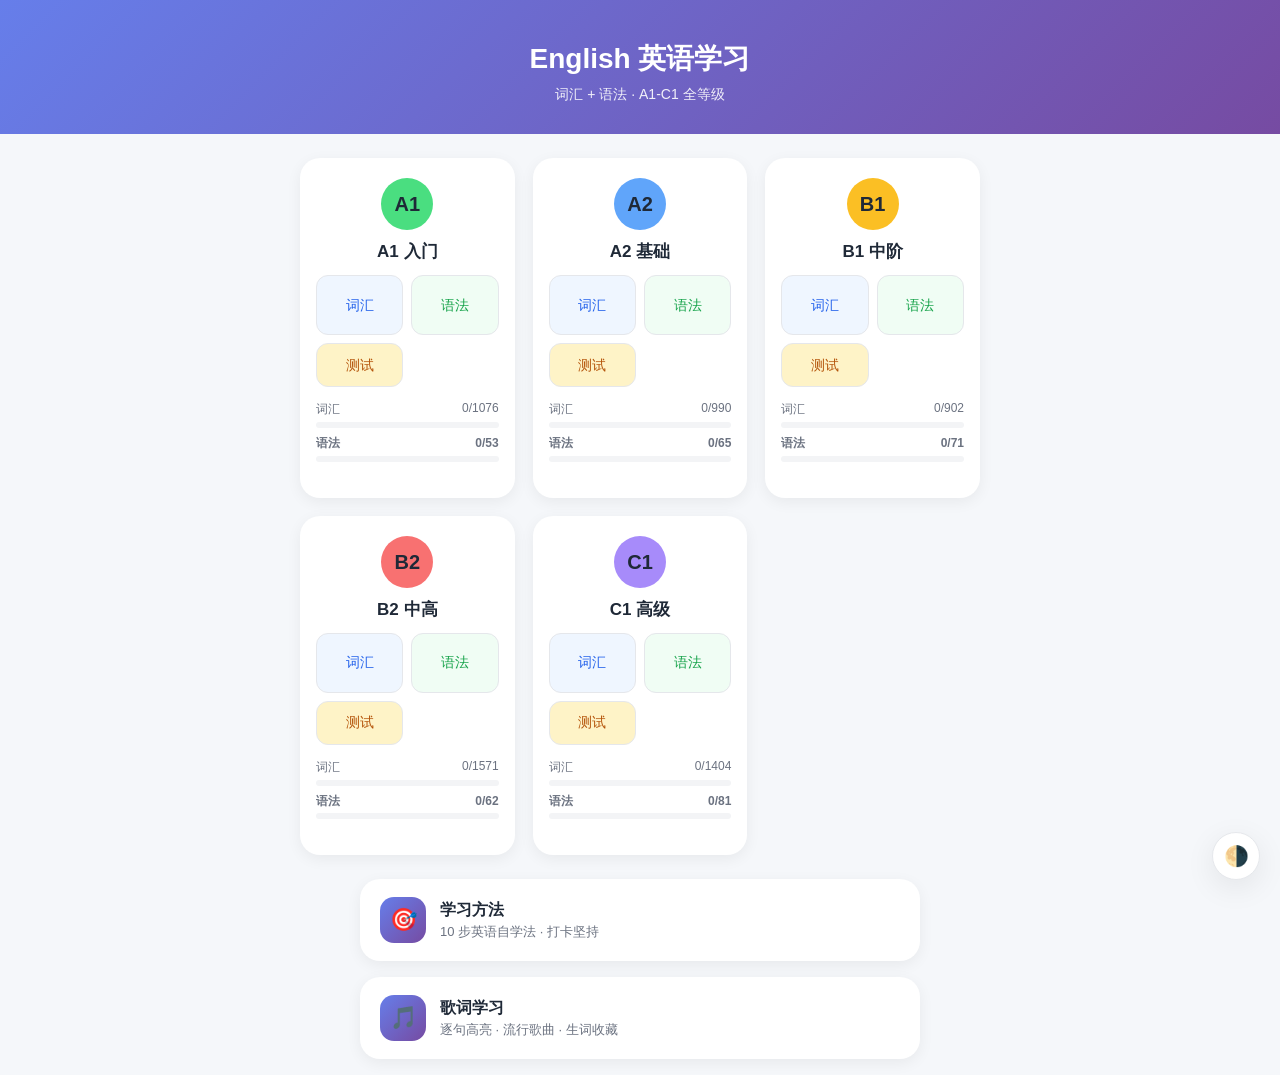
<file: index.html>
<!DOCTYPE html>
<html lang="zh-CN">
<head>
    <meta charset="UTF-8">
    <meta name="viewport" content="width=device-width, initial-scale=1.0, maximum-scale=1.0, user-scalable=no">
    <meta name="description" content="English 英语学习应用，支持 A1-C1 词汇、语法学习与测试">
    <meta name="theme-color" content="#667eea" media="(prefers-color-scheme: light)">
    <meta name="theme-color" content="#0b1120" media="(prefers-color-scheme: dark)">
    <meta name="apple-mobile-web-app-capable" content="yes">
    <meta name="apple-mobile-web-app-status-bar-style" content="default">
    <meta name="apple-mobile-web-app-title" content="English学习">
    <meta property="og:title" content="English 英语学习">
    <meta property="og:description" content="词汇 + 语法 · A1-C1 全等级">
    <meta property="og:type" content="website">
    <title>English 英语学习</title>
    <link rel="manifest" href="site.webmanifest">
    <link rel="apple-touch-icon" href="icons/icon-192x192.png">
    <link rel="icon" type="image/png" href="icons/icon-96x96.png">
    <link rel="stylesheet" href="css/common.css?v=5">
    <style>
        .header { padding: 40px 20px 30px; }
        .loading-msg { text-align: center; padding: 40px 20px; color: var(--text-secondary); }
        .loading-msg.error { color: var(--danger); }
        .tool-card { max-width: 600px; margin: 0 auto 16px; padding: 0 20px; }
        .tool-card a {
            display: flex; align-items: center; gap: 14px;
            background: var(--surface);
            border-radius: 20px;
            padding: 18px 20px;
            box-shadow: var(--shadow);
            text-decoration: none;
            transition: transform 0.15s, background-color 0.25s, box-shadow 0.25s;
        }
        .tool-card a:active { transform: scale(0.99); }
        .tool-icon { width: 46px; height: 46px; border-radius: 14px; background: var(--primary-grad); color: white; display: flex; align-items: center; justify-content: center; font-size: 22px; flex-shrink: 0; }
        .tool-title { font-size: 16px; font-weight: bold; color: var(--text); margin-bottom: 2px; }
        .tool-desc { font-size: 13px; color: var(--text-secondary); }
    </style>
</head>
<body>
    <div class="header">
        <h1>English 英语学习</h1>
        <p>词汇 + 语法 · A1-C1 全等级</p>
    </div>
    <div class="levels" id="levels">
        <div class="loading-msg" id="loadingMsg">加载中...</div>
    </div>
    <div class="tool-card">
        <a href="methods.html">
            <div class="tool-icon">🎯</div>
            <div>
                <div class="tool-title">学习方法</div>
                <div class="tool-desc">10 步英语自学法 · 打卡坚持</div>
            </div>
        </a>
    </div>
    <div class="tool-card">
        <a href="lyrics.html">
            <div class="tool-icon">🎵</div>
            <div>
                <div class="tool-title">歌词学习</div>
                <div class="tool-desc">逐句高亮 · 流行歌曲 · 生词收藏</div>
            </div>
        </a>
    </div>

    <script src="js/common.js"></script>
    <script>
        const levels = [
            { id: 'A1', name: 'A1 入门', colorClass: 'a1' },
            { id: 'A2', name: 'A2 基础', colorClass: 'a2' },
            { id: 'B1', name: 'B1 中阶', colorClass: 'b1' },
            { id: 'B2', name: 'B2 中高', colorClass: 'b2' },
            { id: 'C1', name: 'C1 高级', colorClass: 'c1' }
        ];

        function getProgress(level, kind) {
            const key = kind === 'words' ? `english_progress_${level}` : `english_grammar_progress_${level}`;
            const known = JSON.parse(localStorage.getItem(key) || '[]');
            return known.length;
        }

        function progressBarHTML(done, total, label, kind) {
            const pct = total > 0 ? Math.round((done / total) * 100) : 0;
            const safePct = Math.min(100, Math.max(0, pct));
            return `
                <div class="progress-item ${kind}">
                    <div class="progress-label">
                        <span>${label}</span>
                        <span>${done}/${total}</span>
                    </div>
                    <div class="progress-bar" aria-label="${label} 学习进度 ${safePct}%">
                        <div class="fill" style="width: ${safePct}%;"></div>
                    </div>
                </div>
            `;
        }

        async function render() {
            const container = document.getElementById('levels');
            const loading = document.getElementById('loadingMsg');
            try {
                const basePath = location.pathname.replace(/\/[^/]*$/, '/');
                const summary = await fetch(`${basePath}content/summary.json`).then(r => {
                    if (!r.ok) throw new Error(`HTTP ${r.status}`);
                    return r.json();
                });
                container.innerHTML = levels.map(lv => {
                    const wordsTotal = summary[`${lv.id}_words`] || 0;
                    const grammarTotal = summary[`${lv.id}_grammar`] || 0;
                    const wordsDone = getProgress(lv.id, 'words');
                    const grammarDone = getProgress(lv.id, 'grammar');
                    return `
                        <div class="level-card ${lv.colorClass}">
                            <div class="level-badge">${lv.id}</div>
                            <h3>${lv.name}</h3>
                            <div class="mode-btns">
                                <a href="study.html?level=${lv.id}" class="mode-btn words">词汇</a>
                                <a href="grammar.html?level=${lv.id}" class="mode-btn grammar">语法</a>
                                <a href="quiz.html?level=${lv.id}" class="mode-btn quiz">测试</a>
                            </div>
                            <div class="progress-row">
                                ${progressBarHTML(wordsDone, wordsTotal, '词汇', 'words')}
                                ${progressBarHTML(grammarDone, grammarTotal, '语法', 'grammar')}
                            </div>
                        </div>
                    `;
                }).join('');
            } catch (err) {
                console.error('加载失败', err);
                if (loading) {
                    loading.className = 'loading-msg error';
                    loading.innerHTML = `加载失败：${err.message}<br><button onclick="location.reload()" class="btn btn-primary" style="margin-top:16px;width:auto;padding:12px 24px;">刷新重试</button>`;
                }
            }
        }
        render();
    </script>
</body>
</html>
</file>
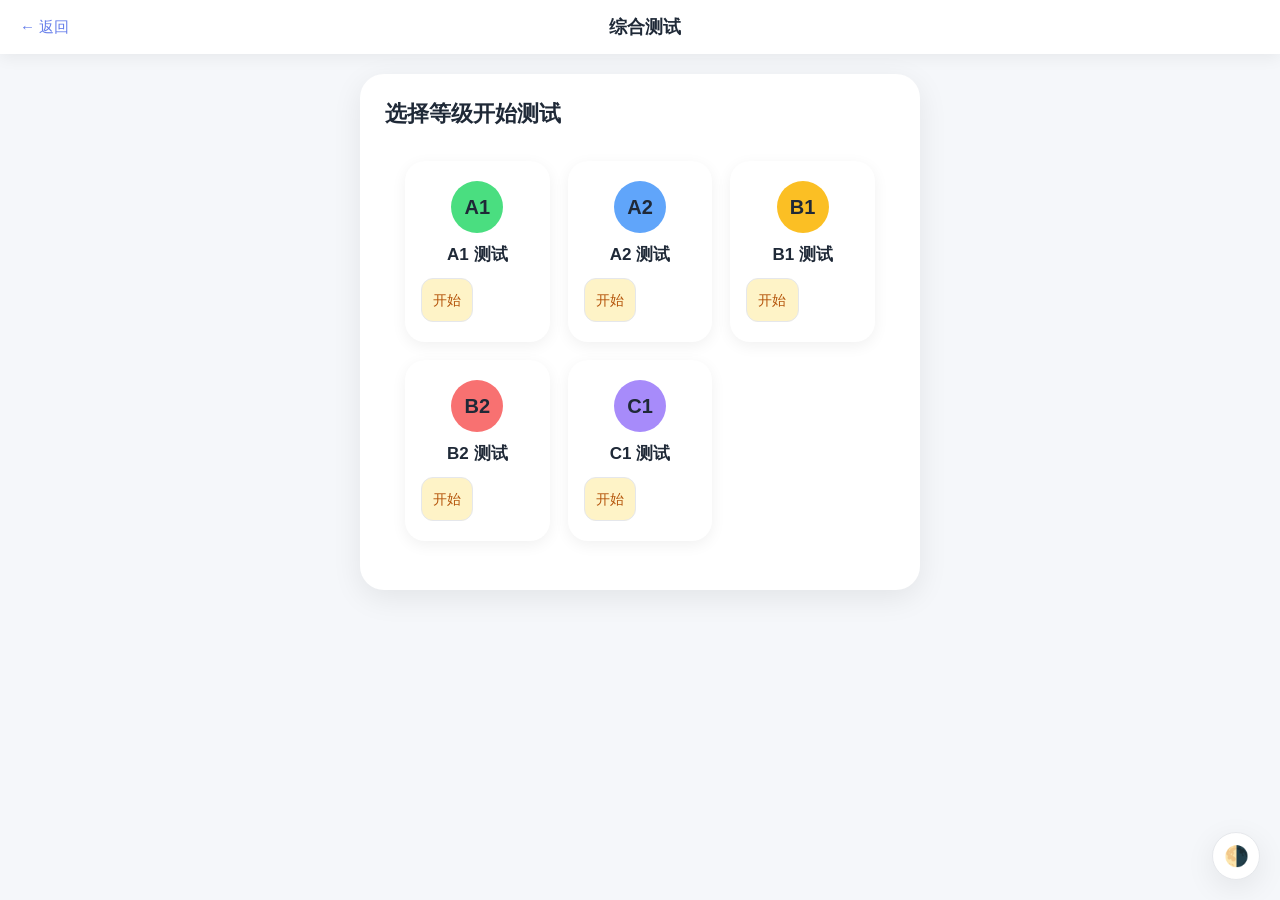
<file: exam.html>
<!DOCTYPE html>
<html lang="zh-CN">
<head>
    <meta charset="UTF-8">
    <meta name="viewport" content="width=device-width, initial-scale=1.0, maximum-scale=1.0, user-scalable=no">
    <meta name="description" content="English 英语学习应用，支持 A1-C1 词汇、语法学习与测试">
    <meta name="theme-color" content="#667eea" media="(prefers-color-scheme: light)">
    <meta name="theme-color" content="#0b1120" media="(prefers-color-scheme: dark)">
    <title>English 测试</title>
    <link rel="stylesheet" href="css/common.css?v=5">
</head>
<body>
    <div class="topbar">
        <a href="index.html" class="back">← 返回</a>
        <div class="level-title">综合测试</div>
        <div style="width:40px"></div>
    </div>
    <div class="stage" id="stage">
        <div class="panel">
            <h2>选择等级开始测试</h2>
            <div class="levels" id="levels"></div>
        </div>
    </div>
    <script src="js/common.js"></script>
    <script>
        const levels = ['A1', 'A2', 'B1', 'B2', 'C1'];
        document.getElementById('levels').innerHTML = levels.map(lv => `
            <a href="quiz.html?level=${lv}" class="level-card ${lv.toLowerCase()}">
                <div class="level-badge">${lv}</div>
                <h3>${lv} 测试</h3>
                <div class="mode-btns">
                    <div class="mode-btn quiz">开始</div>
                </div>
            </a>
        `).join('');
    </script>
</body>
</html>
</file>
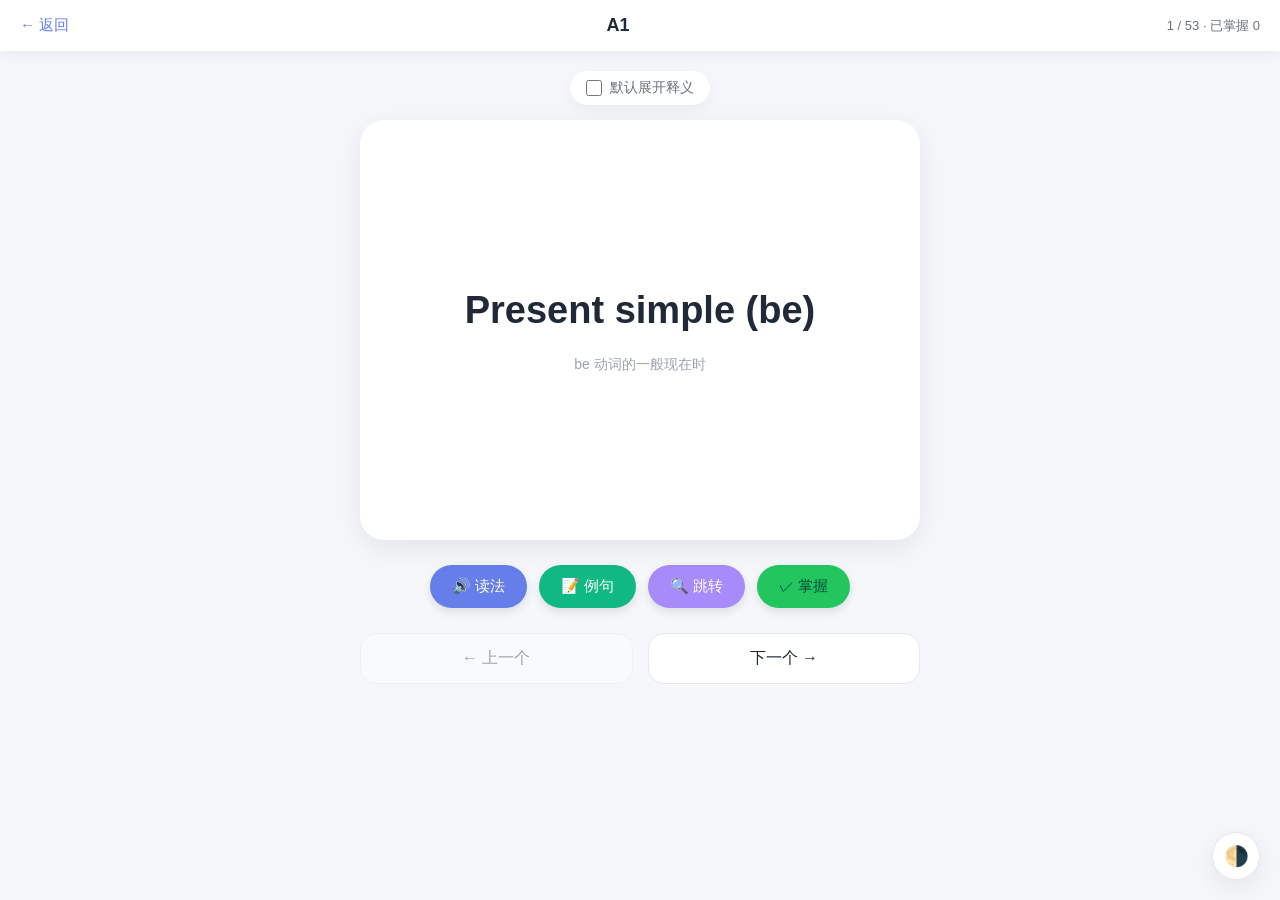
<file: grammar.html>
<!DOCTYPE html>
<html lang="zh-CN">
<head>
    <meta charset="UTF-8">
    <meta name="viewport" content="width=device-width, initial-scale=1.0, maximum-scale=1.0, user-scalable=no">
    <meta name="description" content="English 英语学习应用，支持 A1-C1 词汇、语法学习与测试">
    <meta name="theme-color" content="#667eea" media="(prefers-color-scheme: light)">
    <meta name="theme-color" content="#0b1120" media="(prefers-color-scheme: dark)">
    <meta name="apple-mobile-web-app-capable" content="yes">
    <meta name="apple-mobile-web-app-status-bar-style" content="default">
    <meta name="apple-mobile-web-app-title" content="English学习">
        <link rel="manifest" href="site.webmanifest">
    <link rel="apple-touch-icon" href="icons/icon-192x192.png">
    <link rel="icon" type="image/png" href="icons/icon-96x96.png">
<title>English 语法学习</title>
    <link rel="stylesheet" href="css/common.css?v=5">
    <style>
        /* grammar.html 卡片背面样式美化 */
        .grammar-back {
            scrollbar-width: thin;
            scrollbar-color: var(--primary) transparent;
        }
        .grammar-back::-webkit-scrollbar { width: 6px; }
        .grammar-back::-webkit-scrollbar-thumb { background: var(--primary); border-radius: 4px; }

        .grammar-back .section {
            background: var(--surface-2);
            border-radius: 14px;
            padding: 14px 16px;
            margin-bottom: 14px;
            text-align: left;
            box-shadow: 0 1px 4px rgba(0,0,0,0.03);
        }
        .grammar-back .section:last-child { margin-bottom: 0; }

        .grammar-back .section-title {
            font-size: 13px;
            font-weight: 700;
            color: var(--primary-text);
            text-transform: uppercase;
            letter-spacing: 0.5px;
            margin-bottom: 8px;
            display: flex;
            align-items: center;
            gap: 6px;
        }

        .grammar-back .meaning-text {
            font-size: 16px;
            line-height: 1.65;
            color: var(--text);
        }

        .grammar-back .pattern-box {
            background: var(--warning-soft);
            border-radius: 12px;
            padding: 12px 14px;
            font-size: 15px;
            color: var(--warning-text);
            line-height: 1.6;
        }

        .grammar-back .example-list {
            list-style: none;
            margin: 0;
            padding: 0;
        }
        .grammar-back .example-list li {
            background: var(--surface);
            border-left: 3px solid var(--primary);
            border-radius: 10px;
            padding: 10px 12px;
            margin-bottom: 8px;
            font-size: 15px;
            line-height: 1.55;
            color: var(--text);
        }
        .grammar-back .example-list li:last-child { margin-bottom: 0; }
        .grammar-back .example-list .example-en {
            font-size: 15px;
            color: var(--text);
            line-height: 1.55;
        }
        .grammar-back .example-list .example-meaning {
            display: block;
            font-size: 13px;
            color: var(--text-secondary);
            margin-top: 4px;
        }

        .grammar-back .mistake-list {
            list-style: none;
            margin: 0;
            padding: 0;
        }
        .grammar-back .mistake-list li {
            background: var(--danger-soft);
            border-radius: 10px;
            padding: 9px 12px;
            margin-bottom: 6px;
            font-size: 14px;
            color: var(--danger-text);
            line-height: 1.5;
        }

        .grammar-back .note-text,
        .grammar-back .compare-text {
            font-size: 14px;
            line-height: 1.65;
            color: var(--text);
        }
        .grammar-back .compare-text {
            background: var(--info-soft);
            border-radius: 12px;
            padding: 12px 14px;
        }

        /* 跳转弹窗 */
        .jump-overlay {
            position: fixed;
            inset: 0;
            background: var(--overlay);
            z-index: 1000;
            display: flex;
            align-items: flex-end;
            justify-content: center;
            opacity: 0;
            pointer-events: none;
            transition: opacity 0.25s ease;
        }
        .jump-overlay.active {
            opacity: 1;
            pointer-events: auto;
        }
        .jump-modal {
            background: var(--surface);
            width: 100%;
            max-width: 480px;
            border-radius: 24px 24px 0 0;
            padding: 22px 24px 30px;
            box-shadow: var(--shadow-lg);
            transform: translateY(100%);
            transition: transform 0.3s cubic-bezier(0.22, 1, 0.36, 1);
        }
        .jump-overlay.active .jump-modal {
            transform: translateY(0);
        }
        .jump-modal h3 {
            font-size: 18px;
            margin-bottom: 6px;
            color: var(--text);
            display: flex;
            align-items: center;
            gap: 8px;
        }
        .jump-modal p {
            font-size: 13px;
            color: var(--text-secondary);
            margin-bottom: 14px;
        }
        .jump-input {
            width: 100%;
            padding: 14px 16px;
            border-radius: 14px;
            border: 1px solid var(--border);
            background: var(--surface-2);
            color: var(--text);
            font-size: 16px;
            outline: none;
            transition: border-color 0.2s, box-shadow 0.2s, background-color 0.25s, color 0.25s;
            margin-bottom: 8px;
        }
        .jump-input:focus {
            border-color: var(--primary);
            box-shadow: 0 0 0 4px var(--ring);
        }
        .jump-hint {
            font-size: 12px;
            color: var(--text-muted);
            margin-bottom: 16px;
            min-height: 18px;
        }
        .jump-actions {
            display: flex;
            gap: 12px;
        }
        .jump-actions button {
            flex: 1;
            padding: 14px;
            border-radius: 14px;
            border: none;
            font-size: 15px;
            font-weight: 600;
            cursor: pointer;
            transition: opacity 0.2s, transform 0.1s;
        }
        .jump-actions button:active {
            transform: scale(0.97);
        }
        .jump-btn-primary {
            background: var(--primary-grad);
            color: white;
        }
        .jump-btn-secondary {
            background: var(--surface-3);
            color: var(--text);
            border: 1px solid var(--border) !important;
        }

        .btn-jump {
            background: var(--accent-5);
        }
    </style>
</head>
<body>
    <div class="topbar">
        <a href="index.html" class="back">← 返回</a>
        <div class="level-title" id="levelTitle">A1</div>
        <div class="progress-info" id="progressInfo">0 / 0</div>
    </div>
    <div class="stage" id="stage">
        <div class="msg">加载中...</div>
    </div>

    <div class="jump-overlay" id="jumpOverlay" onclick="if(event.target===this) closeJump()">
        <div class="jump-modal">
            <h3>🔍 跳转到语法点</h3>
            <p>输入序号（1~<span id="jumpTotal">0</span>）或关键词</p>
            <input type="text" class="jump-input" id="jumpInput" placeholder="例如：12 或 present" autocomplete="off">
            <div class="jump-hint" id="jumpHint"></div>
            <div class="jump-actions">
                <button class="jump-btn-secondary" onclick="closeJump()">取消</button>
                <button class="jump-btn-primary" onclick="doJump()">跳转</button>
            </div>
        </div>
    </div>

    <script src="js/common.js"></script>
    <script>
        const params = new URLSearchParams(location.search);
        const level = params.get('level') || 'A1';
        const titleEl = document.getElementById('levelTitle');
        const progressEl = document.getElementById('progressInfo');
        const stageEl = document.getElementById('stage');
        titleEl.textContent = level;

        let items = [];
        let index = 0;
        let known = new Set();
        let autoFlip = localStorage.getItem('english_grammar_auto_flip') === 'true';
        let synth = window.speechSynthesis;
        let englishVoice = null;

        function findEnglishVoice() {
            const voices = synth.getVoices();
            for (const v of voices) {
                if (v.lang.startsWith('en')) { englishVoice = v; break; }
            }
        }
        if (synth.onvoiceschanged !== undefined) {
            synth.onvoiceschanged = findEnglishVoice;
        }
        findEnglishVoice();

        function speak(text, rate = 0.82) {
            if (!synth) return;
            synth.cancel();
            const utter = new SpeechSynthesisUtterance(text);
            utter.lang = 'en-US';
            utter.rate = rate;
            utter.pitch = 1.0;
            if (englishVoice) utter.voice = englishVoice;
            synth.speak(utter);
        }

        function loadProgress() {
            const saved = localStorage.getItem(`english_grammar_progress_${level}`);
            if (saved) known = new Set(JSON.parse(saved));
            autoFlip = localStorage.getItem('english_grammar_auto_flip') === 'true';
        }
        function saveProgress() {
            localStorage.setItem(`english_grammar_progress_${level}`, JSON.stringify([...known]));
        }

        function escapeHtml(text) {
            if (text === null || text === undefined) return '';
            return String(text)
                .replace(/&/g, '&amp;')
                .replace(/</g, '&lt;')
                .replace(/>/g, '&gt;')
                .replace(/"/g, '&quot;')
                .replace(/'/g, '&#039;');
        }

        function renderMarkdownInline(text) {
            return escapeHtml(text)
                .replace(/\*\*(.+?)\*\*/g, '<strong>$1</strong>')
                .replace(/\*(.+?)\*/g, '<em>$1</em>');
        }

        function section(title, icon, body) {
            return `<div class="section"><div class="section-title">${icon} ${escapeHtml(title)}</div>${body}</div>`;
        }

        function renderDescription(g) {
            let html = '';
            // 标题放在顶部，不包在 section 里以突出层级
            if (g.grammar_cn) {
                html += `<div class="grammar-title"><strong>${escapeHtml(g.grammar)}</strong>（${escapeHtml(g.grammar_cn)}）</div>`;
            } else {
                html += `<div class="grammar-title"><strong>${escapeHtml(g.grammar)}</strong></div>`;
            }
            if (g.meaning) {
                html += section('含义', '💡', `<div class="meaning-text">${renderMarkdownInline(g.meaning)}</div>`);
            }
            if (g.pattern) {
                html += section('结构 / 用法', '📐', `<div class="pattern-box">${renderMarkdownInline(g.pattern)}</div>`);
            }
            if (g.examples && g.examples.length) {
                const exHtml = g.examples.map(ex =>
                    `<li><span class="example-en">${renderMarkdownInline(ex.example)}</span><span class="example-meaning">${renderMarkdownInline(ex.example_meaning || '')}</span></li>`
                ).join('');
                html += section('例句', '📝', `<ul class="example-list">${exHtml}</ul>`);
            }
            if (g.common_mistakes && g.common_mistakes.length) {
                const mHtml = g.common_mistakes.map(m => `<li>${renderMarkdownInline(m)}</li>`).join('');
                html += section('常见错误', '⚠️', `<ul class="mistake-list">${mHtml}</ul>`);
            }
            if (g.comparison) {
                html += section('辨析', '🔍', `<div class="compare-text">${renderMarkdownInline(g.comparison)}</div>`);
            }
            if (g.notes) {
                html += section('注意', '💬', `<div class="note-text">${renderMarkdownInline(g.notes)}</div>`);
            }
            return html;
        }

        function renderCardContent(g) {
            return {
                front: `
                    <div class="grammar">${escapeHtml(g.grammar)}</div>
                    ${g.grammar_cn ? `<div class="hint">${escapeHtml(g.grammar_cn)}</div>` : '<div class="hint">点击卡片查看释义</div>'}
                `,
                back: `
                    <div class="grammar-back">${renderDescription(g)}</div>
                `
            };
        }

        function cardHtml(g, cls) {
            const content = renderCardContent(g);
            const flipped = autoFlip ? 'flipped' : '';
            return `
                <div class="card ${cls} ${flipped}" data-id="${g.id}">
                    <div class="front-face">${content.front}</div>
                    <div class="back-face">${content.back}</div>
                </div>
            `;
        }

        function render() {
            if (!items.length) {
                stageEl.innerHTML = '<div class="msg">暂无语法数据</div>';
                return;
            }
            if (index >= items.length) {
                stageEl.innerHTML = `
                    <div class="msg">
                        <h2>🎉 ${level} 语法已完成</h2>
                        <p>本轮共 ${items.length} 条语法，已掌握 ${known.size} 条</p>
                        <button class="btn btn-known" onclick="restart()" style="margin-top:20px;">重新开始</button>
                    </div>
                `;
                progressEl.textContent = `${known.size} / ${items.length}`;
                return;
            }
            const g = items[index];
            const nextG = items[index + 1];
            const isKnown = known.has(g.id);
            progressEl.textContent = `${index + 1} / ${items.length} · 已掌握 ${known.size}`;
            stageEl.innerHTML = `
                <div class="settings-bar">
                    <label class="setting-label">
                        <input type="checkbox" id="autoFlipCheck" ${autoFlip ? 'checked' : ''}>
                        默认展开释义
                    </label>
                </div>
                <div class="card-stack" id="cardStack">
                    ${nextG ? cardHtml(nextG, 'next') : ''}
                    ${cardHtml(g, 'current')}
                </div>
                <div class="btn-group">
                    <button class="btn btn-grammar" onclick="event.stopPropagation(); speakGrammar()">🔊 读法</button>
                    <button class="btn btn-example" onclick="event.stopPropagation(); speakExample()">📝 例句</button>
                    <button class="btn btn-jump" onclick="event.stopPropagation(); showJump()">🔍 跳转</button>
                    <button class="btn ${isKnown ? 'btn-unknown' : 'btn-known'}" onclick="event.stopPropagation(); toggleKnown()">${isKnown ? '取消掌握' : '✓ 掌握'}</button>
                </div>
                <div class="controls">
                    <button class="nav-btn" onclick="prev()" ${index === 0 ? 'disabled' : ''}>← 上一个</button>
                    <button class="nav-btn" onclick="next()">下一个 →</button>
                </div>
            `;

            const autoFlipCheck = document.getElementById('autoFlipCheck');
            if (autoFlipCheck) {
                autoFlipCheck.addEventListener('change', (e) => {
                    autoFlip = e.target.checked;
                    localStorage.setItem('english_grammar_auto_flip', autoFlip ? 'true' : 'false');
                    render();
                });
            }

            setupCardClick();
            setupSwipe();
        }

        function setupCardClick() {
            const card = document.querySelector('#cardStack .card.current');
            if (!card) return;
            card.addEventListener('click', (e) => {
                if (card.dataset.swiped === 'true') {
                    card.dataset.swiped = 'false';
                    return;
                }
                card.classList.toggle('flipped');
            });
        }

        function setupSwipe() {
            const card = document.querySelector('#cardStack .card.current');
            if (!card) return;

            let startX = 0;
            let currentX = 0;
            let isDragging = false;

            const onStart = (x) => {
                startX = x;
                currentX = x;
                isDragging = true;
                card.style.transition = 'none';
                card.dataset.swiped = 'false';
            };
            const onMove = (x) => {
                if (!isDragging) return;
                currentX = x;
                const dx = currentX - startX;
                card.style.transform = `translateX(${dx}px) rotate(${dx * 0.03}deg)`;
            };
            const onEnd = () => {
                if (!isDragging) return;
                isDragging = false;
                card.style.transition = '';
                const dx = currentX - startX;
                if (dx < -80) {
                    card.dataset.swiped = 'true';
                    card.classList.add('sliding-left');
                    setTimeout(next, 250);
                } else if (dx > 80) {
                    card.dataset.swiped = 'true';
                    card.classList.add('sliding-right');
                    setTimeout(prev, 250);
                } else {
                    card.style.transform = '';
                }
            };

            card.addEventListener('touchstart', (e) => onStart(e.touches[0].clientX), { passive: true });
            card.addEventListener('touchmove', (e) => onMove(e.touches[0].clientX), { passive: true });
            card.addEventListener('touchend', onEnd);

            card.addEventListener('mousedown', (e) => onStart(e.clientX));
            window.addEventListener('mousemove', (e) => onMove(e.clientX));
            window.addEventListener('mouseup', onEnd);
        }

        function flip() {
            const card = document.querySelector('#cardStack .card.current');
            if (card) card.classList.toggle('flipped');
        }

        function speakGrammar() {
            const g = items[index];
            speak(g.grammar, 0.9);
        }

        function speakExample() {
            const g = items[index];
            // 优先使用结构化例句
            const ex = (g.examples && g.examples[0] && g.examples[0].example) || '';
            if (ex) speak(ex, 0.9);
        }

        function toggleKnown() {
            const g = items[index];
            if (known.has(g.id)) known.delete(g.id);
            else known.add(g.id);
            saveProgress();
            render();
        }

        function next() {
            if (synth) synth.cancel();
            index++;
            render();
        }

        function prev() {
            if (synth) synth.cancel();
            if (index > 0) index--;
            render();
        }

        function restart() {
            index = 0;
            render();
        }

        function showJump() {
            const overlay = document.getElementById('jumpOverlay');
            const totalEl = document.getElementById('jumpTotal');
            const input = document.getElementById('jumpInput');
            const hint = document.getElementById('jumpHint');
            if (totalEl) totalEl.textContent = items.length;
            if (hint) hint.textContent = '';
            if (input) {
                input.value = '';
                input.addEventListener('input', updateJumpHint);
                input.addEventListener('keydown', onJumpKey);
            }
            overlay.classList.add('active');
            setTimeout(() => input && input.focus(), 50);
        }

        function closeJump() {
            const overlay = document.getElementById('jumpOverlay');
            const input = document.getElementById('jumpInput');
            overlay.classList.remove('active');
            if (input) {
                input.removeEventListener('input', updateJumpHint);
                input.removeEventListener('keydown', onJumpKey);
            }
        }

        function updateJumpHint() {
            const input = document.getElementById('jumpInput');
            const hint = document.getElementById('jumpHint');
            const raw = input.value.trim();
            if (!raw) {
                hint.textContent = '';
                return;
            }
            // 纯数字
            if (/^\d+$/.test(raw)) {
                const n = parseInt(raw, 10);
                if (n >= 1 && n <= items.length) {
                    hint.textContent = `将跳转到第 ${n} 条：${items[n - 1].grammar_cn || items[n - 1].grammar}`;
                    hint.style.color = 'var(--text-secondary)';
                } else {
                    hint.textContent = `请输入 1~${items.length} 之间的序号`;
                    hint.style.color = 'var(--danger-text)';
                }
                return;
            }
            // 关键词匹配
            const term = raw.toLowerCase();
            const matches = items.filter(g =>
                (g.grammar && g.grammar.toLowerCase().includes(term)) ||
                (g.grammar_cn && g.grammar_cn.toLowerCase().includes(term))
            );
            if (matches.length === 0) {
                hint.textContent = '未找到匹配的语法点';
                hint.style.color = 'var(--danger-text)';
            } else {
                hint.textContent = `找到 ${matches.length} 条匹配，将跳转到第一条：${matches[0].grammar_cn || matches[0].grammar}`;
                hint.style.color = 'var(--text-secondary)';
            }
        }

        function onJumpKey(e) {
            if (e.key === 'Enter') {
                e.preventDefault();
                doJump();
            }
            if (e.key === 'Escape') {
                closeJump();
            }
        }

        function doJump() {
            const input = document.getElementById('jumpInput');
            const raw = input.value.trim();
            if (!raw) return;
            let target = -1;
            if (/^\d+$/.test(raw)) {
                const n = parseInt(raw, 10);
                if (n >= 1 && n <= items.length) target = n - 1;
            } else {
                const term = raw.toLowerCase();
                target = items.findIndex(g =>
                    (g.grammar && g.grammar.toLowerCase().includes(term)) ||
                    (g.grammar_cn && g.grammar_cn.toLowerCase().includes(term))
                );
            }
            if (target === -1) return;
            if (synth) synth.cancel();
            index = target;
            closeJump();
            render();
        }

        async function init() {
            loadProgress();
            const basePath = location.pathname.replace(/\/[^\/]*$/, '/');
            const resp = await fetch(`${basePath}content/${level}_grammar.json`);
            if (!resp.ok) throw new Error(`HTTP ${resp.status}`);
            items = await resp.json();
            render();
        }
        init().catch(err => {
            console.error('加载失败', err);
            stageEl.innerHTML = `<div class="msg">加载失败：${err.message}<br><button onclick="location.reload()" class="btn btn-primary" style="margin-top:16px;">刷新重试</button></div>`;
        });
    </script>
</body>
</html>
</file>
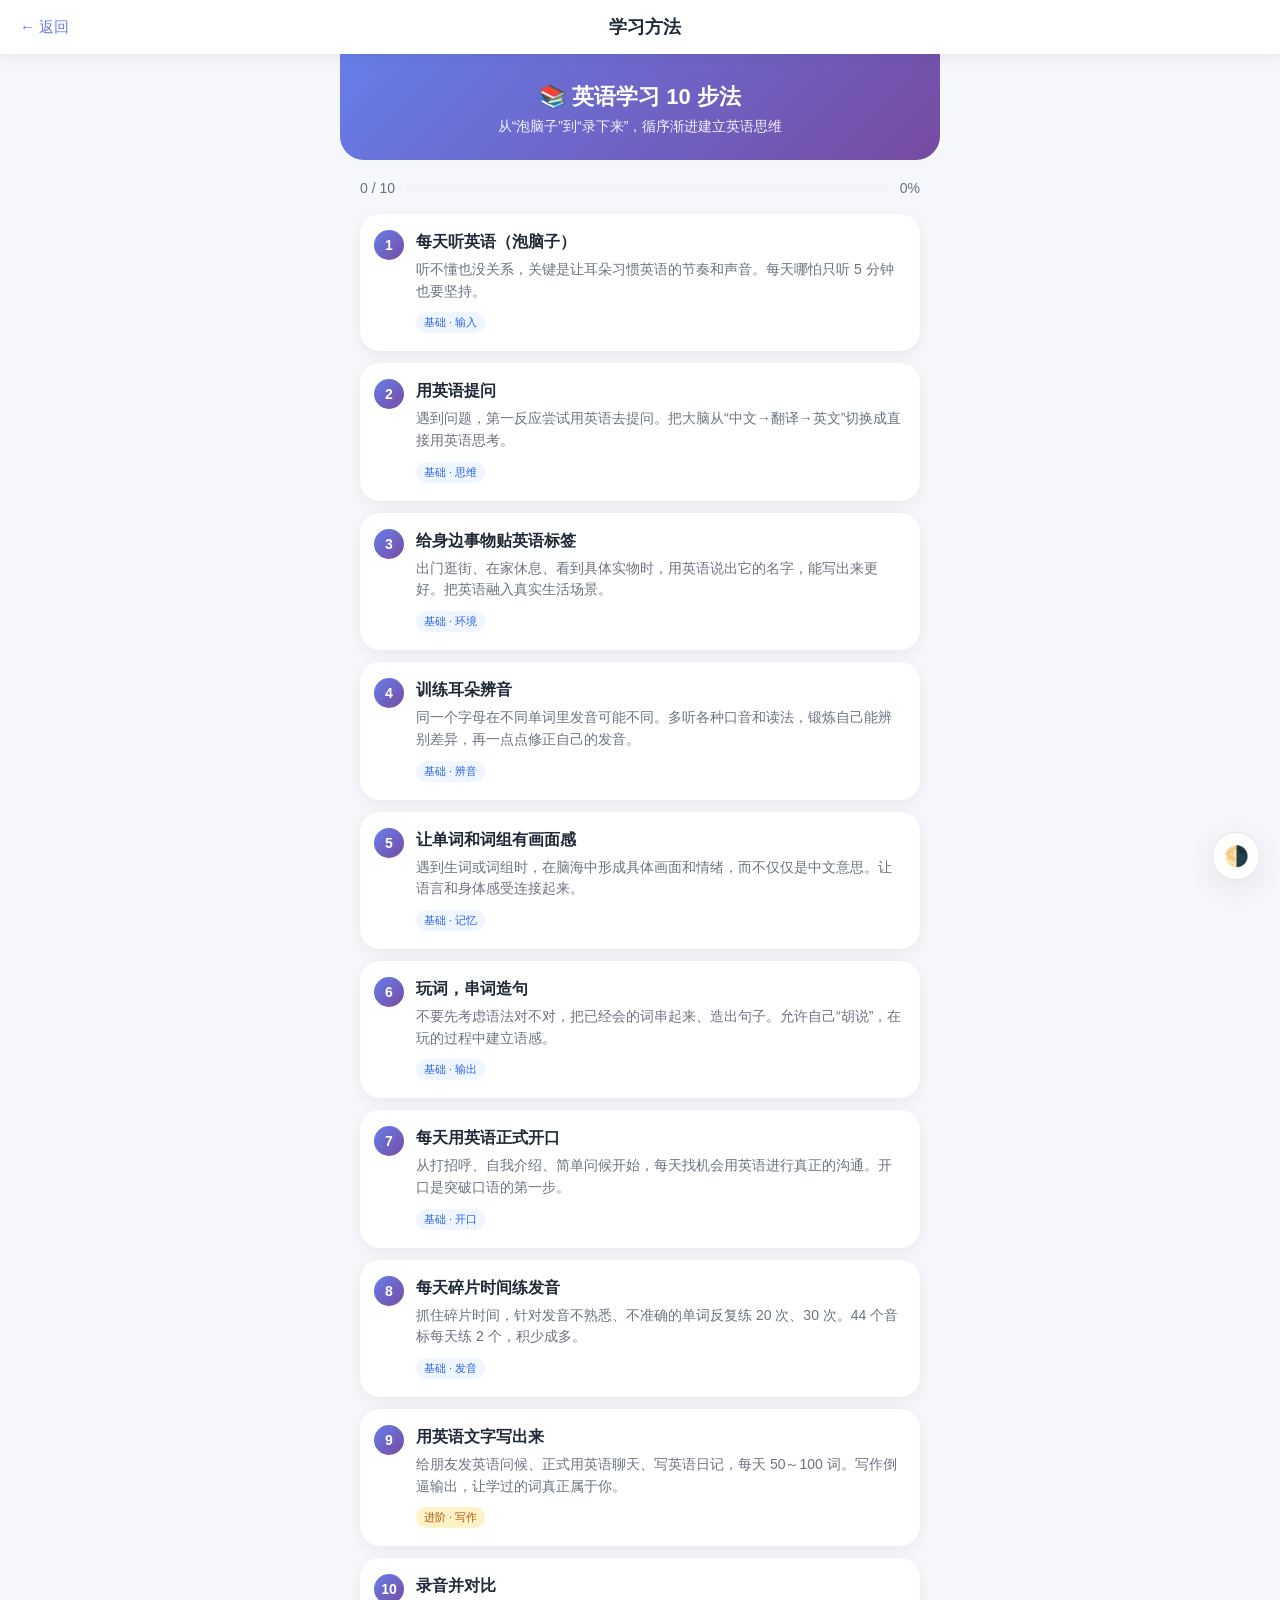
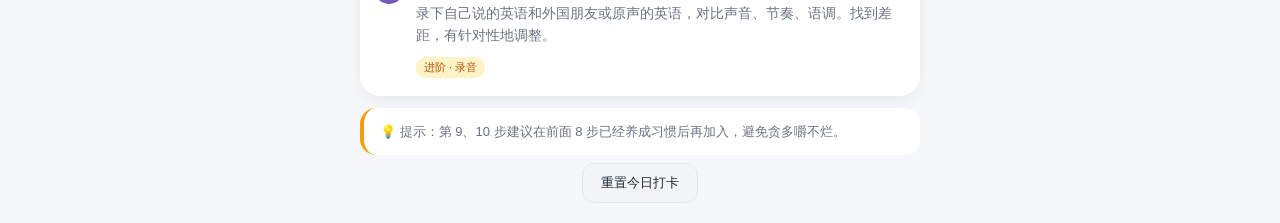
<file: methods.html>
<!DOCTYPE html>
<html lang="zh-CN">
<head>
    <meta charset="UTF-8">
    <meta name="viewport" content="width=device-width, initial-scale=1.0, maximum-scale=1.0, user-scalable=no">
    <meta name="description" content="英语学习方法：10 步从输入到输出">
    <meta name="theme-color" content="#667eea" media="(prefers-color-scheme: light)">
    <meta name="theme-color" content="#0b1120" media="(prefers-color-scheme: dark)">
    <meta name="apple-mobile-web-app-capable" content="yes">
    <meta name="apple-mobile-web-app-status-bar-style" content="default">
    <meta name="apple-mobile-web-app-title" content="English学习">
    <link rel="manifest" href="site.webmanifest">
    <link rel="apple-touch-icon" href="icons/icon-192x192.png">
    <link rel="icon" type="image/png" href="icons/icon-96x96.png">
    <title>English 学习方法</title>
    <link rel="stylesheet" href="css/common.css?v=5">
    <style>
        .methods-intro {
            background: var(--primary-grad);
            color: white;
            padding: 28px 20px 24px;
            text-align: center;
            margin: -20px -20px 20px;
            border-radius: 0 0 24px 24px;
        }
        .methods-intro h2 {
            font-size: 22px;
            margin-bottom: 6px;
        }
        .methods-intro p {
            font-size: 14px;
            opacity: 0.92;
            margin: 0;
        }
        .method-card {
            background: var(--surface);
            border-radius: 20px;
            padding: 18px 18px 18px 56px;
            margin-bottom: 12px;
            box-shadow: var(--shadow);
            position: relative;
            transition: background-color 0.25s ease, box-shadow 0.25s ease, transform 0.15s ease;
            cursor: pointer;
            -webkit-tap-highlight-color: transparent;
        }
        .method-card:active {
            transform: scale(0.99);
        }
        .method-card.done {
            opacity: 0.75;
        }
        .method-card.done .method-title {
            text-decoration: line-through;
            color: var(--text-secondary);
        }
        .method-number {
            position: absolute;
            left: 14px;
            top: 16px;
            width: 30px;
            height: 30px;
            border-radius: 50%;
            background: var(--primary-grad);
            color: white;
            font-size: 14px;
            font-weight: bold;
            display: flex;
            align-items: center;
            justify-content: center;
        }
        .method-card.done .method-number {
            background: var(--success);
        }
        .method-title {
            font-size: 16px;
            font-weight: bold;
            color: var(--text);
            margin-bottom: 6px;
            transition: color 0.25s ease;
        }
        .method-desc {
            font-size: 14px;
            line-height: 1.55;
            color: var(--text-secondary);
            transition: color 0.25s ease;
        }
        .method-tags {
            display: flex;
            flex-wrap: wrap;
            gap: 6px;
            margin-top: 10px;
        }
        .method-tag {
            font-size: 11px;
            padding: 3px 8px;
            border-radius: 10px;
            background: var(--surface-3);
            color: var(--text-secondary);
        }
        .method-tag.base {
            background: var(--primary-soft);
            color: var(--primary-text);
        }
        .method-tag.adv {
            background: var(--warning-soft);
            color: var(--warning-text);
        }
        .progress-row-methods {
            display: flex;
            align-items: center;
            justify-content: space-between;
            margin: 4px 0 18px;
            font-size: 14px;
            color: var(--text-secondary);
        }
        .progress-bar-methods {
            flex: 1;
            height: 8px;
            background: var(--surface-3);
            border-radius: 4px;
            margin: 0 12px;
            overflow: hidden;
        }
        .progress-bar-methods .fill {
            height: 100%;
            background: var(--primary-grad);
            border-radius: 4px;
            transition: width 0.3s ease;
        }
        .reset-btn {
            width: auto;
            padding: 10px 18px;
            font-size: 13px;
            margin: 8px auto 0;
            display: block;
            background: var(--surface-3);
            color: var(--text);
            border: 1px solid var(--border);
            border-radius: 12px;
        }
        .note {
            background: var(--surface);
            border-radius: 16px;
            padding: 14px 16px;
            font-size: 13px;
            color: var(--text-secondary);
            line-height: 1.5;
            margin-top: 10px;
            border-left: 4px solid var(--warning);
        }
    </style>
</head>
<body>
    <div class="topbar">
        <a href="index.html" class="back">← 返回</a>
        <div class="level-title">学习方法</div>
        <div style="width:40px"></div>
    </div>
    <div class="stage" id="stage">
        <div class="methods-intro">
            <h2>📚 英语学习 10 步法</h2>
            <p>从“泡脑子”到“录下来”，循序渐进建立英语思维</p>
        </div>

        <div class="progress-row-methods">
            <span id="doneCount">0 / 10</span>
            <div class="progress-bar-methods"><div class="fill" id="progressFill" style="width:0%"></div></div>
            <span id="progressPct">0%</span>
        </div>

        <div id="methodsList"></div>

        <div class="note">
            💡 提示：第 9、10 步建议在前面 8 步已经养成习惯后再加入，避免贪多嚼不烂。
        </div>

        <button class="reset-btn" id="resetBtn">重置今日打卡</button>
    </div>

    <script src="js/common.js"></script>
    <script>
        const methods = [
            {
                title: "每天听英语（泡脑子）",
                desc: "听不懂也没关系，关键是让耳朵习惯英语的节奏和声音。每天哪怕只听 5 分钟也要坚持。",
                tag: "基础 · 输入"
            },
            {
                title: "用英语提问",
                desc: "遇到问题，第一反应尝试用英语去提问。把大脑从“中文→翻译→英文”切换成直接用英语思考。",
                tag: "基础 · 思维"
            },
            {
                title: "给身边事物贴英语标签",
                desc: "出门逛街、在家休息、看到具体实物时，用英语说出它的名字，能写出来更好。把英语融入真实生活场景。",
                tag: "基础 · 环境"
            },
            {
                title: "训练耳朵辨音",
                desc: "同一个字母在不同单词里发音可能不同。多听各种口音和读法，锻炼自己能辨别差异，再一点点修正自己的发音。",
                tag: "基础 · 辨音"
            },
            {
                title: "让单词和词组有画面感",
                desc: "遇到生词或词组时，在脑海中形成具体画面和情绪，而不仅仅是中文意思。让语言和身体感受连接起来。",
                tag: "基础 · 记忆"
            },
            {
                title: "玩词，串词造句",
                desc: "不要先考虑语法对不对，把已经会的词串起来、造出句子。允许自己“胡说”，在玩的过程中建立语感。",
                tag: "基础 · 输出"
            },
            {
                title: "每天用英语正式开口",
                desc: "从打招呼、自我介绍、简单问候开始，每天找机会用英语进行真正的沟通。开口是突破口语的第一步。",
                tag: "基础 · 开口"
            },
            {
                title: "每天碎片时间练发音",
                desc: "抓住碎片时间，针对发音不熟悉、不准确的单词反复练 20 次、30 次。44 个音标每天练 2 个，积少成多。",
                tag: "基础 · 发音"
            },
            {
                title: "用英语文字写出来",
                desc: "给朋友发英语问候、正式用英语聊天、写英语日记，每天 50～100 词。写作倒逼输出，让学过的词真正属于你。",
                tag: "进阶 · 写作"
            },
            {
                title: "录音并对比",
                desc: "录下自己说的英语和外国朋友或原声的英语，对比声音、节奏、语调。找到差距，有针对性地调整。",
                tag: "进阶 · 录音"
            }
        ];

        const STORAGE_KEY = 'english_methods_done';

        function loadDone() {
            try {
                return new Set(JSON.parse(localStorage.getItem(STORAGE_KEY) || '[]'));
            } catch (e) {
                return new Set();
            }
        }

        function saveDone(done) {
            try {
                localStorage.setItem(STORAGE_KEY, JSON.stringify([...done]));
            } catch (e) {
                // ignore
            }
        }

        let done = loadDone();

        function updateProgress() {
            const total = methods.length;
            const count = done.size;
            const pct = Math.round((count / total) * 100);
            document.getElementById('doneCount').textContent = `${count} / ${total}`;
            document.getElementById('progressPct').textContent = `${pct}%`;
            document.getElementById('progressFill').style.width = `${pct}%`;
        }

        function render() {
            const list = document.getElementById('methodsList');
            list.innerHTML = methods.map((m, i) => {
                const isDone = done.has(String(i));
                const tagClass = m.tag.includes('进阶') ? 'adv' : 'base';
                return `
                    <div class="method-card ${isDone ? 'done' : ''}" data-idx="${i}">
                        <div class="method-number">${isDone ? '✓' : i + 1}</div>
                        <div class="method-title">${m.title}</div>
                        <div class="method-desc">${m.desc}</div>
                        <div class="method-tags">
                            <span class="method-tag ${tagClass}">${m.tag}</span>
                        </div>
                    </div>
                `;
            }).join('');

            list.querySelectorAll('.method-card').forEach(card => {
                card.addEventListener('click', () => {
                    const idx = card.dataset.idx;
                    if (done.has(idx)) done.delete(idx);
                    else done.add(idx);
                    saveDone(done);
                    render();
                    updateProgress();
                });
            });

            updateProgress();
        }

        document.getElementById('resetBtn').addEventListener('click', () => {
            if (confirm('确定要重置学习方法打卡状态吗？')) {
                done = new Set();
                saveDone(done);
                render();
            }
        });

        render();
    </script>
</body>
</html>
</file>
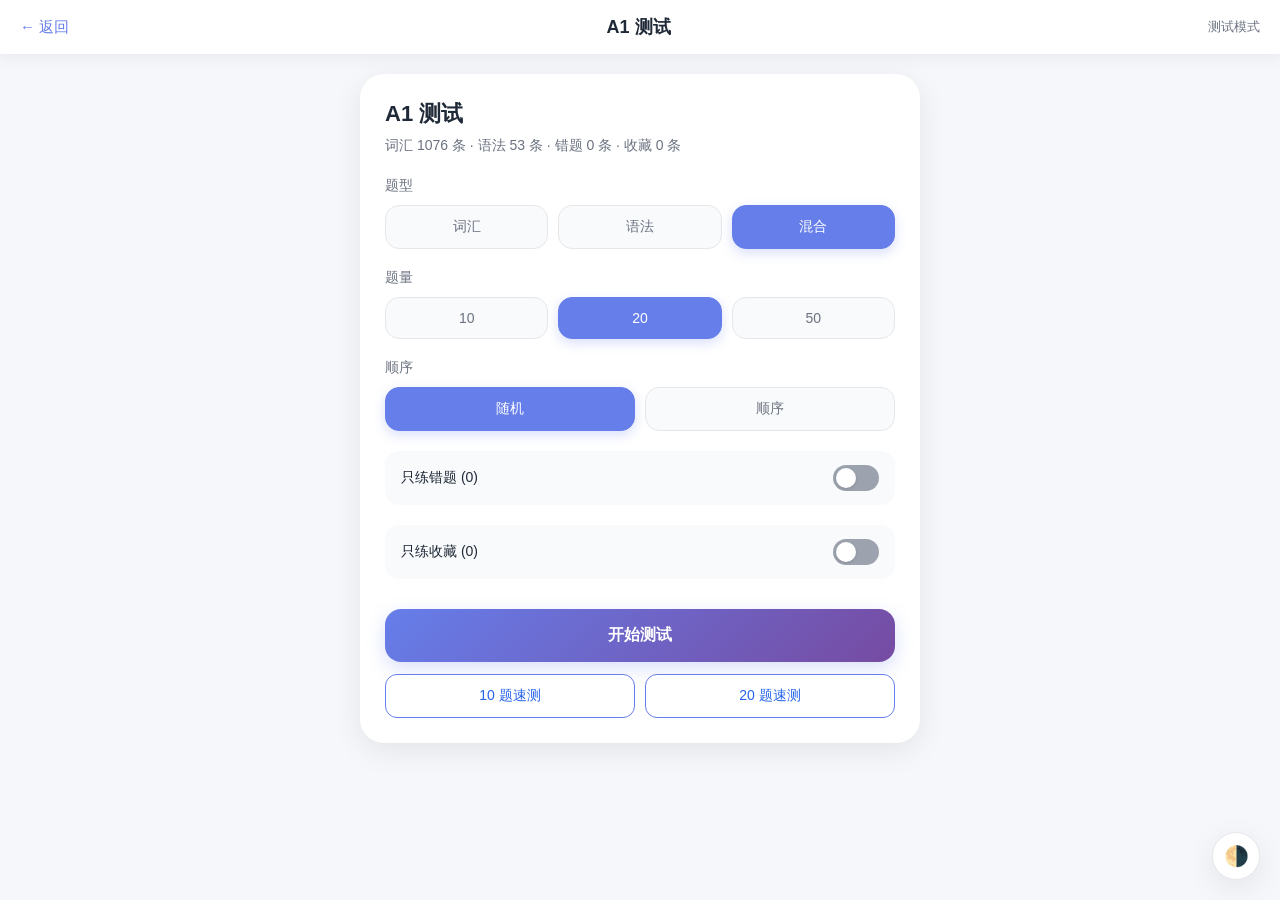
<file: quiz.html>
<!DOCTYPE html>
<html lang="zh-CN">
<head>
    <meta charset="UTF-8">
    <meta name="viewport" content="width=device-width, initial-scale=1.0, maximum-scale=1.0, user-scalable=no">
    <meta name="description" content="English 英语学习应用，支持 A1-C1 词汇、语法学习与测试">
    <meta name="theme-color" content="#667eea" media="(prefers-color-scheme: light)">
    <meta name="theme-color" content="#0b1120" media="(prefers-color-scheme: dark)">
    <meta name="apple-mobile-web-app-capable" content="yes">
    <meta name="apple-mobile-web-app-status-bar-style" content="default">
    <meta name="apple-mobile-web-app-title" content="English学习">
        <link rel="manifest" href="site.webmanifest">
    <link rel="apple-touch-icon" href="icons/icon-192x192.png">
    <link rel="icon" type="image/png" href="icons/icon-96x96.png">
<title>English 测试</title>
    <link rel="stylesheet" href="css/common.css?v=5">
    <style>
        /* quiz.html 解析区增强样式 */
        .exp-sections {
            margin-top: 12px;
        }
        .exp-section {
            background: var(--surface-2);
            border-radius: 14px;
            padding: 12px 14px;
            margin-bottom: 10px;
            text-align: left;
        }
        .exp-section:last-child { margin-bottom: 0; }
        .exp-section-title {
            font-size: 12px;
            font-weight: 700;
            color: var(--primary-text);
            text-transform: uppercase;
            letter-spacing: 0.5px;
            margin-bottom: 6px;
            display: flex;
            align-items: center;
            gap: 6px;
        }
        .exp-content {
            font-size: 14px;
            line-height: 1.6;
            color: var(--text);
        }
        .exp-pattern {
            background: var(--warning-soft);
            border-radius: 10px;
            padding: 10px 12px;
            color: var(--warning-text);
            font-size: 14px;
            line-height: 1.55;
        }
        .exp-example-list {
            list-style: none;
            margin: 0;
            padding: 0;
        }
        .exp-example-list li {
            background: var(--surface);
            border-left: 3px solid var(--primary);
            border-radius: 10px;
            padding: 9px 11px;
            margin-bottom: 6px;
            font-size: 14px;
            line-height: 1.5;
        }
        .exp-example-list li:last-child { margin-bottom: 0; }
        .exp-example-en { color: var(--text); }
        .exp-example-meaning { display: block; font-size: 12px; color: var(--text-secondary); margin-top: 3px; }
        .exp-mistakes {
            list-style: none;
            margin: 0;
            padding: 0;
        }
        .exp-mistakes li {
            background: var(--danger-soft);
            border-radius: 10px;
            padding: 8px 11px;
            margin-bottom: 5px;
            font-size: 13px;
            color: var(--danger-text);
            line-height: 1.45;
        }
        .exp-meta {
            font-size: 13px;
            color: var(--text-secondary);
            margin-bottom: 4px;
        }
        .exp-word-title {
            font-size: 18px;
            font-weight: bold;
            color: var(--text);
            margin-bottom: 4px;
        }
        .exp-word-sub {
            font-size: 14px;
            color: var(--text-secondary);
            margin-bottom: 10px;
        }
        .review-meta {
            font-size: 12px;
            color: var(--text-muted);
            margin-bottom: 8px;
        }
        .review-tags {
            display: flex;
            gap: 6px;
            margin-bottom: 10px;
        }
        .review-tag {
            font-size: 11px;
            padding: 3px 8px;
            border-radius: 20px;
            background: var(--surface-3);
            color: var(--text-secondary);
        }
        .review-tag.grammar { background: var(--primary-soft); color: var(--primary-text); }
        .review-tag.word { background: var(--success-soft); color: var(--success-text); }
        .review-tag.correct-tag { background: var(--success-soft); color: var(--success-text); }
        .review-tag.wrong-tag { background: var(--danger-soft); color: var(--danger-text); }
    </style>
</head>
<body>
    <div class="topbar">
        <a href="index.html" class="back">← 返回</a>
        <div class="level-title" id="levelTitle">A1</div>
        <div class="progress-info" id="progressInfo">测试模式</div>
    </div>
    <div class="stage" id="stage">
        <div class="msg">加载中...</div>
    </div>

    <script src="js/common.js"></script>
    <script>
        const params = new URLSearchParams(location.search);
        const level = params.get('level') || 'A1';
        const titleEl = document.getElementById('levelTitle');
        const stageEl = document.getElementById('stage');
        titleEl.textContent = level + ' 测试';

        const LS_KEYS = {
            mistakes: (lv) => `english_quiz_mistakes_${lv}`,
            bookmarks: (lv) => `english_quiz_bookmarks_${lv}`,
            history: (lv) => `english_quiz_history_${lv}`,
            settings: () => `english_quiz_settings`
        };

        let words = [];
        let grammars = [];
        let questions = [];
        let currentIdx = 0;
        let correctCount = 0;
        let answers = [];
        let settings = { count: 20, scope: 'mixed', mistakesOnly: false, bookmarksOnly: false, order: 'random' };

        async function init() {
            const basePath = location.pathname.replace(/\/[^\/]*$/, '/');
            try {
                const [wResp, gResp] = await Promise.all([
                    fetch(`${basePath}content/${level}_words.json`),
                    fetch(`${basePath}content/${level}_grammar.json`)
                ]);
                if (!wResp.ok || !gResp.ok) throw new Error('数据加载失败');
                words = await wResp.json();
                grammars = await gResp.json();
                loadSettings();
                renderSetup();
            } catch (err) {
                console.error(err);
                stageEl.innerHTML = `<div class="msg">加载失败：${err.message}<br>请刷新重试</div>`;
            }
        }

        function loadSettings() {
            const saved = localStorage.getItem(LS_KEYS.settings());
            if (saved) settings = { ...settings, ...JSON.parse(saved) };
        }
        function saveSettings() {
            localStorage.setItem(LS_KEYS.settings(), JSON.stringify(settings));
        }

        function getMistakes() {
            const raw = localStorage.getItem(LS_KEYS.mistakes(level));
            return raw ? JSON.parse(raw) : [];
        }
        function saveMistakes(list) {
            localStorage.setItem(LS_KEYS.mistakes(level), JSON.stringify(list.slice(-200)));
        }
        function addMistake(q) {
            const list = getMistakes();
            const key = q.key;
            const idx = list.findIndex(m => m.key === key);
            if (idx >= 0) list.splice(idx, 1);
            list.push({ key, type: q.type, data: q.data, correctText: q.options[q.answerIndex] });
            saveMistakes(list);
        }
        function removeMistake(key) {
            const list = getMistakes();
            const idx = list.findIndex(m => m.key === key);
            if (idx >= 0) {
                list.splice(idx, 1);
                saveMistakes(list);
            }
        }

        function getBookmarks() {
            const raw = localStorage.getItem(LS_KEYS.bookmarks(level));
            return raw ? JSON.parse(raw) : [];
        }
        function saveBookmarks(list) {
            localStorage.setItem(LS_KEYS.bookmarks(level), JSON.stringify(list.slice(-500)));
        }
        function isBookmarked(key) {
            return getBookmarks().some(b => b.key === key);
        }
        function toggleBookmark(q) {
            const list = getBookmarks();
            const idx = list.findIndex(b => b.key === q.key);
            if (idx >= 0) {
                list.splice(idx, 1);
            } else {
                list.push({ key: q.key, type: q.type, data: q.data, correctText: q.options[q.answerIndex] });
            }
            saveBookmarks(list);
            return idx < 0;
        }

        function randPick(arr, n, excludeSet) {
            const pool = arr.filter(x => !excludeSet.has(x));
            const out = [];
            while (out.length < n && pool.length) {
                const idx = Math.floor(Math.random() * pool.length);
                out.push(pool.splice(idx, 1)[0]);
            }
            return out;
        }

        function shuffle(arr) {
            const a = [...arr];
            for (let i = a.length - 1; i > 0; i--) {
                const j = Math.floor(Math.random() * (i + 1));
                [a[i], a[j]] = [a[j], a[i]];
            }
            return a;
        }

        function makeWordQuestions(pool, count) {
            const selected = settings.order === 'random' ? shuffle(pool).slice(0, count) : pool.slice(0, count);
            return selected.map(item => {
                const isWordToMeaning = Math.random() < 0.5;
                const correctText = isWordToMeaning ? item.meaning : item.word;
                const distractors = randPick(
                    pool.filter(x => x.id !== item.id).map(x => isWordToMeaning ? x.meaning : x.word),
                    3,
                    new Set([correctText])
                );
                const options = shuffle([correctText, ...distractors]);
                const phonetic = item.phonetic_us || item.phonetic_uk || '';
                return {
                    type: isWordToMeaning ? 'word_meaning' : 'word_recognition',
                    key: item.id,
                    data: item,
                    question: isWordToMeaning ? item.word : item.meaning,
                    sub: isWordToMeaning ? (phonetic ? `音标：${phonetic}` : '') : (phonetic ? `选出对应的英文词` : ''),
                    options,
                    answerIndex: options.indexOf(correctText)
                };
            });
        }

        function makeGrammarQuestions(pool, count) {
            const selected = settings.order === 'random' ? shuffle(pool).slice(0, count) : pool.slice(0, count);
            return selected.map(item => {
                const r = Math.random();
                let type, question, sub, correctText, distractorMap;
                const meaningSnippet = (item.grammar_cn || item.meaning || item.grammar).trim();
                if (r < 0.5) {
                    type = 'grammar_meaning';
                    question = `${escapeHtml(item.grammar)} 的意思是？`;
                    sub = '';
                    correctText = meaningSnippet;
                    distractorMap = x => (x.grammar_cn || x.meaning || x.grammar).trim();
                } else {
                    type = 'grammar_form';
                    question = `「${escapeHtml(meaningSnippet)}」对应的语法点是？`;
                    sub = '';
                    correctText = item.grammar;
                    distractorMap = x => x.grammar;
                }
                const used = new Set([correctText]);
                const rawDistractors = pool
                    .filter(x => x.id !== item.id)
                    .map(distractorMap)
                    .filter(t => t && !used.has(t));
                const distractors = randPick(rawDistractors, 3, used);
                const options = shuffle([correctText, ...distractors]);
                return {
                    type, key: item.id, data: item,
                    question, sub, options,
                    answerIndex: options.indexOf(correctText)
                };
            });
        }

        function escapeHtml(text) {
            if (text === null || text === undefined) return '';
            return String(text)
                .replace(/&/g, '&amp;')
                .replace(/</g, '&lt;')
                .replace(/>/g, '&gt;')
                .replace(/"/g, '&quot;')
                .replace(/'/g, '&#039;');
        }

        function optionHTML(q, opt, i) {
            let sub = '';
            if (q.type === 'word_recognition' && q.data && Array.isArray(words)) {
                const matched = words.find(w => w.word === opt || w.id === opt);
                if (matched && matched.meaning) sub = matched.meaning;
            } else if (q.type === 'grammar_form' && Array.isArray(grammars)) {
                const matched = grammars.find(g => g.grammar === opt);
                if (matched && matched.grammar_cn) sub = matched.grammar_cn;
                else if (matched && matched.meaning) sub = matched.meaning;
            }
            return `
                <div class="choice" data-idx="${i}">
                    <span class="badge">${String.fromCharCode(65 + i)}</span>
                    <div class="choice-text">
                        <span class="choice-main">${escapeHtml(opt)}</span>
                        ${sub ? `<span class="choice-sub">${escapeHtml(sub)}</span>` : ''}
                    </div>
                </div>
            `;
        }

        function generateQuestions() {
            const count = settings.count;
            if (settings.mistakesOnly) {
                const mistakes = getMistakes();
                const out = [];
                for (const m of mistakes) {
                    if (m.type.startsWith('word_')) {
                        const item = words.find(x => x.id === m.key);
                        if (item) out.push(...makeWordQuestions([item], 1));
                    } else {
                        const item = grammars.find(x => x.id === m.key);
                        if (item) out.push(...makeGrammarQuestions([item], 1));
                    }
                }
                return shuffle(out);
            }
            if (settings.bookmarksOnly) {
                const bookmarks = getBookmarks();
                const out = [];
                for (const b of bookmarks) {
                    if (b.type.startsWith('word_')) {
                        const item = words.find(x => x.id === b.key);
                        if (item) out.push(...makeWordQuestions([item], 1));
                    } else {
                        const item = grammars.find(x => x.id === b.key);
                        if (item) out.push(...makeGrammarQuestions([item], 1));
                    }
                }
                return shuffle(out);
            }

            let q = [];
            if (settings.scope === 'words') {
                q = makeWordQuestions(words, Math.min(count, words.length));
            } else if (settings.scope === 'grammar') {
                q = makeGrammarQuestions(grammars, Math.min(count, grammars.length));
            } else {
                const half = Math.ceil(count / 2);
                const wordCount = Math.min(half, words.length);
                const grammarCount = Math.min(count - wordCount, grammars.length);
                const wordQ = makeWordQuestions(words, wordCount);
                const grammarQ = makeGrammarQuestions(grammars, grammarCount);
                q = shuffle([...wordQ, ...grammarQ]);
            }
            return q;
        }

        function renderSetup() {
            const mistakesCount = getMistakes().length;
            const bookmarksCount = getBookmarks().length;
            stageEl.innerHTML = `
                <div class="panel">
                    <h2>${level} 测试</h2>
                    <div class="sub">词汇 ${words.length} 条 · 语法 ${grammars.length} 条 · 错题 ${mistakesCount} 条 · 收藏 ${bookmarksCount} 条</div>

                    <div class="form-row">
                        <label class="form-label">题型</label>
                        <div class="option-group">
                            <div class="option-chip ${settings.scope === 'words' ? 'active' : ''}" data-scope="words">词汇</div>
                            <div class="option-chip ${settings.scope === 'grammar' ? 'active' : ''}" data-scope="grammar">语法</div>
                            <div class="option-chip ${settings.scope === 'mixed' ? 'active' : ''}" data-scope="mixed">混合</div>
                        </div>
                    </div>

                    <div class="form-row">
                        <label class="form-label">题量</label>
                        <div class="option-group">
                            <div class="option-chip ${settings.count === 10 ? 'active' : ''}" data-count="10">10</div>
                            <div class="option-chip ${settings.count === 20 ? 'active' : ''}" data-count="20">20</div>
                            <div class="option-chip ${settings.count === 50 ? 'active' : ''}" data-count="50">50</div>
                        </div>
                    </div>

                    <div class="form-row">
                        <label class="form-label">顺序</label>
                        <div class="option-group">
                            <div class="option-chip ${settings.order === 'random' ? 'active' : ''}" data-order="random">随机</div>
                            <div class="option-chip ${settings.order === 'sequential' ? 'active' : ''}" data-order="sequential">顺序</div>
                        </div>
                    </div>

                    <div class="form-row">
                        <div class="switch-row" id="mistakesToggle">
                            <span>只练错题 (${mistakesCount})</span>
                            <div class="switch ${settings.mistakesOnly ? 'active' : ''}"></div>
                        </div>
                    </div>

                    <div class="form-row">
                        <div class="switch-row" id="bookmarksToggle">
                            <span>只练收藏 (${bookmarksCount})</span>
                            <div class="switch ${settings.bookmarksOnly ? 'active' : ''}"></div>
                        </div>
                    </div>

                    <button class="start-btn" id="startBtn">开始测试</button>
                    <div class="quick-test-row">
                        <button data-quick="10">10 题速测</button>
                        <button data-quick="20">20 题速测</button>
                    </div>
                </div>
            `;

            document.querySelectorAll('[data-scope]').forEach(el => {
                el.addEventListener('click', () => {
                    settings.scope = el.dataset.scope;
                    if (settings.mistakesOnly) settings.mistakesOnly = false;
                    if (settings.bookmarksOnly) settings.bookmarksOnly = false;
                    saveSettings();
                    renderSetup();
                });
            });
            document.querySelectorAll('[data-count]').forEach(el => {
                el.addEventListener('click', () => {
                    settings.count = parseInt(el.dataset.count, 10);
                    saveSettings();
                    renderSetup();
                });
            });
            document.querySelectorAll('[data-order]').forEach(el => {
                el.addEventListener('click', () => {
                    settings.order = el.dataset.order;
                    saveSettings();
                    renderSetup();
                });
            });
            document.getElementById('mistakesToggle').addEventListener('click', () => {
                settings.mistakesOnly = !settings.mistakesOnly;
                if (settings.mistakesOnly) settings.bookmarksOnly = false;
                saveSettings();
                renderSetup();
            });
            document.getElementById('bookmarksToggle').addEventListener('click', () => {
                settings.bookmarksOnly = !settings.bookmarksOnly;
                if (settings.bookmarksOnly) settings.mistakesOnly = false;
                saveSettings();
                renderSetup();
            });
            document.querySelectorAll('[data-quick]').forEach(el => {
                el.addEventListener('click', () => {
                    settings.count = parseInt(el.dataset.quick, 10);
                    settings.mistakesOnly = false;
                    settings.bookmarksOnly = false;
                    saveSettings();
                    startQuiz();
                });
            });
            document.getElementById('startBtn').addEventListener('click', startQuiz);
        }

        function startQuiz() {
            questions = generateQuestions();
            if (!questions.length) {
                if (settings.mistakesOnly) alert('暂无错题，先去学习吧！');
                else if (settings.bookmarksOnly) alert('暂无收藏，做题时长按收藏按钮添加。');
                else alert('题目生成失败，请检查数据。');
                return;
            }
            currentIdx = 0;
            correctCount = 0;
            answers = [];
            renderQuestion();
        }

        function renderQuestion() {
            const q = questions[currentIdx];
            const total = questions.length;
            const progress = ((currentIdx) / total) * 100;
            const bookmarked = isBookmarked(q.key);
            stageEl.innerHTML = `
                <div class="quiz-top">
                    <span>${currentIdx + 1} / ${total}</span>
                    <span>${typeLabel(q.type)}</span>
                </div>
                <div class="progress-track"><div class="progress-fill" style="width:${progress}%"></div></div>
                <div class="question-card">
                    <button class="bookmark-btn ${bookmarked ? 'active' : ''}" id="bookmarkBtn" title="收藏">${bookmarked ? '★' : '☆'}</button>
                    <div class="q-type">${typeLabel(q.type)}</div>
                    <div class="q-main">${escapeHtml(q.question)}</div>
                    ${q.sub ? `<div class="q-sub">${escapeHtml(q.sub)}</div>` : ''}
                </div>
                <div class="choices" id="choices">
                    ${q.options.map((opt, i) => optionHTML(q, opt, i)).join('')}
                </div>
                <div id="feedback"></div>
                <button class="next-btn hidden" id="nextBtn">下一题</button>
            `;
            document.getElementById('bookmarkBtn').addEventListener('click', () => {
                const now = toggleBookmark(q);
                document.getElementById('bookmarkBtn').innerHTML = now ? '★' : '☆';
                document.getElementById('bookmarkBtn').classList.toggle('active', now);
            });
            document.querySelectorAll('.choice').forEach(el => {
                el.addEventListener('click', () => selectOption(parseInt(el.dataset.idx)));
            });
            document.getElementById('nextBtn').addEventListener('click', nextQuestion);
        }

        function renderMarkdownInline(text) {
            if (text === null || text === undefined) return '';
            return escapeHtml(text)
                .replace(/\*\*(.+?)\*\*/g, '<strong>$1</strong>')
                .replace(/\*(.+?)\*/g, '<em>$1</em>');
        }

        function expSection(title, icon, body) {
            return `<div class="exp-section"><div class="exp-section-title">${icon} ${escapeHtml(title)}</div>${body}</div>`;
        }

        function renderWordExplanation(item) {
            const phonetic = item.phonetic_us || item.phonetic_uk || '';
            let html = '';
            html += `<div class="exp-word-title">${escapeHtml(item.word)}</div>`;
            html += `<div class="exp-word-sub">${item.pos || ''} ${phonetic ? ' / ' + escapeHtml(phonetic) : ''}</div>`;
            html += expSection('释义', '💡', `<div class="exp-content">${renderMarkdownInline(item.meaning)}</div>`);
            if (item.example) {
                html += expSection('例句', '📝', `<div class="exp-content"><div>${renderMarkdownInline(item.example)}</div><div class="exp-example-meaning">${renderMarkdownInline(item.example_meaning || '')}</div></div>`);
            }
            return `<div class="exp-sections">${html}</div>`;
        }

        function renderGrammarExplanation(item) {
            let html = '';
            if (item.grammar_cn) {
                html += `<div class="exp-word-title">${escapeHtml(item.grammar)}</div>`;
                html += `<div class="exp-word-sub">${escapeHtml(item.grammar_cn)}</div>`;
            } else {
                html += `<div class="exp-word-title">${escapeHtml(item.grammar)}</div>`;
            }
            if (item.meaning) {
                html += expSection('含义', '💡', `<div class="exp-content">${renderMarkdownInline(item.meaning)}</div>`);
            }
            if (item.pattern) {
                html += expSection('结构 / 用法', '📐', `<div class="exp-pattern">${renderMarkdownInline(item.pattern)}</div>`);
            }
            if (item.examples && item.examples.length) {
                const exHtml = item.examples.map(ex =>
                    `<li><span class="exp-example-en">${renderMarkdownInline(ex.example)}</span><span class="exp-example-meaning">${renderMarkdownInline(ex.example_meaning || '')}</span></li>`
                ).join('');
                html += expSection('例句', '📝', `<ul class="exp-example-list">${exHtml}</ul>`);
            }
            if (item.common_mistakes && item.common_mistakes.length) {
                const mHtml = item.common_mistakes.map(m => `<li>${renderMarkdownInline(m)}</li>`).join('');
                html += expSection('常见错误', '⚠️', `<ul class="exp-mistakes">${mHtml}</ul>`);
            }
            if (item.comparison) {
                html += expSection('辨析', '🔍', `<div class="exp-content">${renderMarkdownInline(item.comparison)}</div>`);
            }
            if (item.notes) {
                html += expSection('注意', '💬', `<div class="exp-content">${renderMarkdownInline(item.notes)}</div>`);
            }
            return `<div class="exp-sections">${html}</div>`;
        }

        function renderExplanation(q) {
            if (!q.data) return '';
            if (q.type.startsWith('word_')) return renderWordExplanation(q.data);
            if (q.type.startsWith('grammar_')) return renderGrammarExplanation(q.data);
            return '';
        }

        function typeLabel(type) {
            const map = {
                word_meaning: '词义选择', word_recognition: '看义选词',
                grammar_meaning: '语法含义', grammar_form: '语法形式'
            };
            return map[type] || type;
        }

        function selectOption(idx) {
            const q = questions[currentIdx];
            const correct = idx === q.answerIndex;
            const choices = document.querySelectorAll('.choice');
            choices.forEach((c, i) => {
                c.classList.add('disabled');
                if (i === q.answerIndex) c.classList.add('correct');
                else if (i === idx) c.classList.add('wrong');
            });

            if (correct) {
                correctCount++;
                removeMistake(q.key);
            } else {
                addMistake(q);
            }
            answers.push({ selected: idx, correct, q });
            saveHistory();

            const fb = document.getElementById('feedback');
            fb.innerHTML = `
                <div class="feedback ${correct ? 'correct' : 'wrong'}">
                    <div class="feedback-title">${correct ? '回答正确！' : '回答错误'}</div>
                    <div class="feedback-detail">
                        正确答案：${escapeHtml(q.options[q.answerIndex])}
                    </div>
                    ${renderExplanation(q)}
                </div>
            `;
            document.getElementById('nextBtn').classList.remove('hidden');
        }

        function nextQuestion() {
            currentIdx++;
            if (currentIdx >= questions.length) {
                renderResult();
            } else {
                renderQuestion();
            }
        }

        function saveHistory() {
            const key = LS_KEYS.history(level);
            let history = [];
            try { history = JSON.parse(localStorage.getItem(key)) || []; } catch { history = []; }
            history.push({
                time: Date.now(),
                total: questions.length,
                correct: correctCount,
                answers: answers.map(a => ({ key: a.q.key, type: a.q.type, correct: a.correct }))
            });
            localStorage.setItem(key, JSON.stringify(history.slice(-50)));
        }

        function renderResult() {
            const total = questions.length;
            const pct = total ? Math.round((correctCount / total) * 100) : 0;
            const mistakes = answers.filter(a => !a.correct);
            const typeStats = {};
            for (const a of answers) {
                const t = a.q.type;
                if (!typeStats[t]) typeStats[t] = { total: 0, correct: 0 };
                typeStats[t].total++;
                if (a.correct) typeStats[t].correct++;
            }
            // weak grammar points
            const weakPoints = [];
            for (const a of answers.filter(x => !x.correct && x.q.type.startsWith('grammar'))) {
                const name = a.q.data.grammar || a.q.data.word;
                if (name) weakPoints.push(name);
            }
            const topWeak = Object.entries(weakPoints.reduce((acc, cur) => { acc[cur] = (acc[cur] || 0) + 1; return acc; }, {}))
                .sort((a, b) => b[1] - a[1])
                .slice(0, 3)
                .map(([name, count]) => `${name}（${count} 次）`);

            // 分题型统计
            const typeStatsHtml = Object.entries(typeStats).map(([t, s]) => {
                const p = s.total ? Math.round((s.correct / s.total) * 100) : 0;
                return `
                    <div class="section-bar">
                        <div class="name">${typeLabel(t)}</div>
                        <div class="track"><div class="fill" style="width:${p}%"></div></div>
                        <div class="pct">${p}%</div>
                    </div>
                `;
            }).join('');

            stageEl.innerHTML = `
                <div class="panel">
                    <div class="result-score">
                        <div class="score-ring" style="--score-deg:${pct * 3.6}deg">
                            <div class="score-text">${pct}%</div>
                            <div class="score-label">正确率</div>
                        </div>
                        <div class="result-title">${scoreComment(pct)}</div>
                        <div class="result-desc">答对 ${correctCount} / ${total} 题</div>
                    </div>
                    <div class="stat-row">
                        <div class="stat"><div class="num">${total}</div><div class="label">总题数</div></div>
                        <div class="stat"><div class="num">${correctCount}</div><div class="label">正确</div></div>
                        <div class="stat"><div class="num">${total - correctCount}</div><div class="label">错误</div></div>
                    </div>
                    ${typeStatsHtml ? `
                    <div class="section-stat">
                        <h3>分题型正确率</h3>
                        ${typeStatsHtml}
                    </div>` : ''}
                    ${topWeak.length ? `
                    <div class="weak-point">
                        <h4>薄弱语法点 TOP3</h4>
                        <ul>${topWeak.map(w => `<li>${escapeHtml(w)}</li>`).join('')}</ul>
                    </div>` : ''}
                    <div class="btn-row">
                        <button class="btn-primary" id="restartBtn">再做一次</button>
                        <button class="btn-secondary" id="reviewBtn">查看错题</button>
                    </div>
                </div>
            `;
            document.getElementById('restartBtn').addEventListener('click', () => { currentIdx = 0; correctCount = 0; answers = []; questions = generateQuestions(); renderQuestion(); });
            document.getElementById('reviewBtn').addEventListener('click', () => reviewMistakes(mistakes));
        }

        function reviewMistakes(mistakes) {
            if (!mistakes.length) {
                stageEl.innerHTML = `<div class="panel"><div class="msg">没有错题，太棒了！</div><button class="start-btn" id="backBtn">返回</button></div>`;
                document.getElementById('backBtn').addEventListener('click', renderResult);
                return;
            }
            stageEl.innerHTML = `
                <div class="panel">
                    <h2>错题回顾</h2>
                    <div class="sub">共 ${mistakes.length} 题</div>
                    ${mistakes.map(a => `
                        <div class="review-item">
                            <div class="review-tags">
                                <span class="review-tag ${a.q.type.startsWith('word_') ? 'word' : 'grammar'}">${typeLabel(a.q.type)}</span>
                                <span class="review-tag ${a.correct ? 'correct-tag' : 'wrong-tag'}">${a.correct ? '✓ 正确' : '✗ 错误'}</span>
                            </div>
                            <div class="rev-q">${escapeHtml(a.q.question)}</div>
                            <div class="rev-ans">正确答案：<span class="right">${escapeHtml(a.q.options[a.q.answerIndex])}</span> · 你的答案：<span class="wrong">${escapeHtml(a.q.options[a.selected])}</span></div>
                            ${renderExplanation(a.q)}
                        </div>
                    `).join('')}
                    <button class="start-btn" id="backBtn">返回</button>
                </div>
            `;
            document.getElementById('backBtn').addEventListener('click', renderResult);
        }

        function scoreComment(pct) {
            if (pct >= 90) return ' excellent！继续保持';
            if (pct >= 70) return ' 还不错，继续加油';
            if (pct >= 50) return ' 有进步空间，针对错题复习';
            return ' 别灰心，错题是最好的老师';
        }

        function escapeHtml(str) {
            if (str == null) return '';
            return String(str).replace(/&/g, '&amp;').replace(/</g, '&lt;').replace(/>/g, '&gt;');
        }

        init();
    </script>
</body>
</html>
</file>
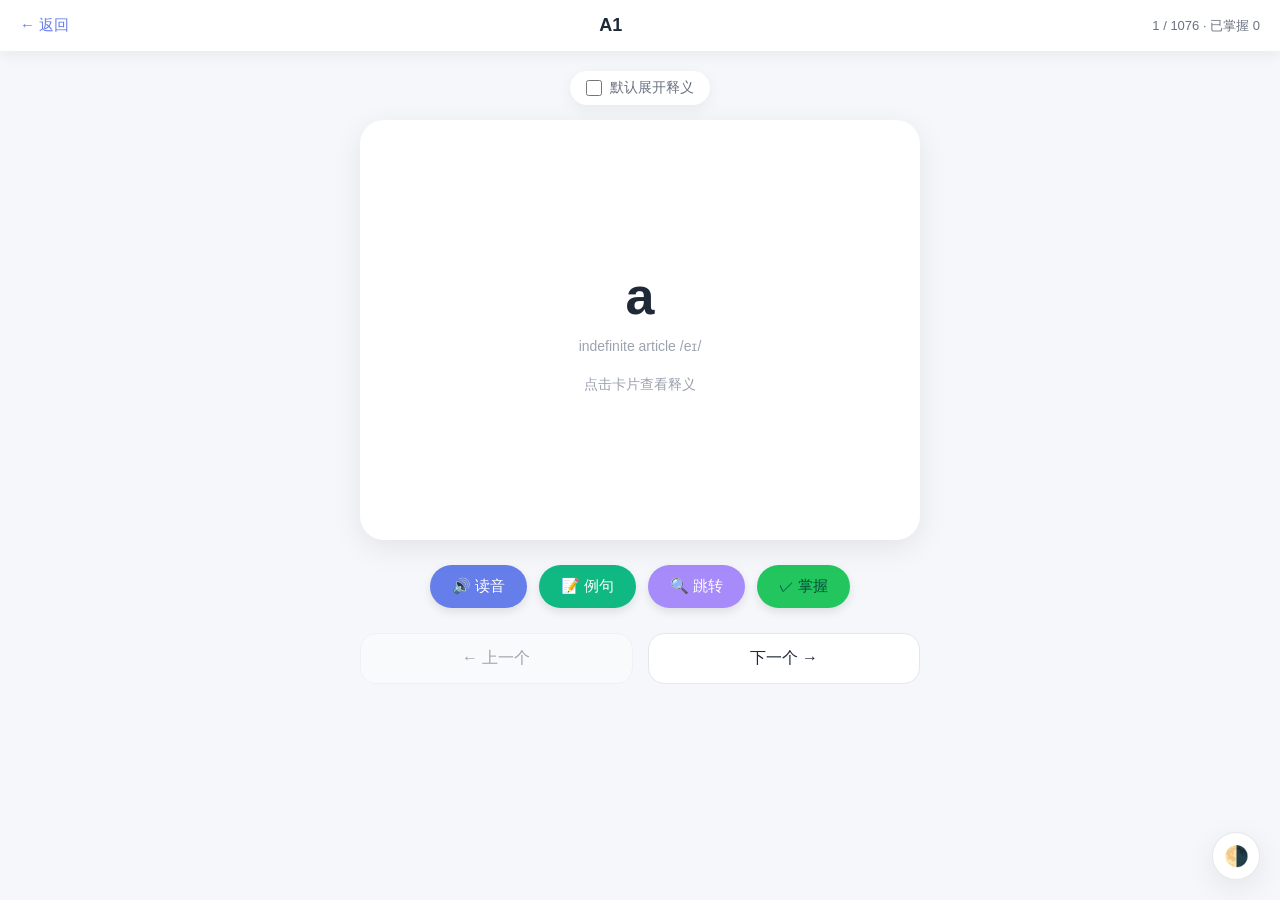
<file: study.html>
<!DOCTYPE html>
<html lang="zh-CN">
<head>
    <meta charset="UTF-8">
    <meta name="viewport" content="width=device-width, initial-scale=1.0, maximum-scale=1.0, user-scalable=no">
    <meta name="description" content="English 英语学习应用，支持 A1-C1 词汇、语法学习与测试">
    <meta name="theme-color" content="#667eea" media="(prefers-color-scheme: light)">
    <meta name="theme-color" content="#0b1120" media="(prefers-color-scheme: dark)">
    <meta name="apple-mobile-web-app-capable" content="yes">
    <meta name="apple-mobile-web-app-status-bar-style" content="default">
    <meta name="apple-mobile-web-app-title" content="English学习">
        <link rel="manifest" href="site.webmanifest">
    <link rel="apple-touch-icon" href="icons/icon-192x192.png">
    <link rel="icon" type="image/png" href="icons/icon-96x96.png">
<title>English 词汇学习</title>
    <link rel="stylesheet" href="css/common.css?v=5">
    <style>
        /* 跳转弹窗（复用 grammar 页样式） */
        .jump-overlay {
            position: fixed;
            inset: 0;
            background: var(--overlay);
            z-index: 1000;
            display: flex;
            align-items: flex-end;
            justify-content: center;
            opacity: 0;
            pointer-events: none;
            transition: opacity 0.25s ease;
        }
        .jump-overlay.active {
            opacity: 1;
            pointer-events: auto;
        }
        .jump-modal {
            background: var(--surface);
            width: 100%;
            max-width: 480px;
            border-radius: 24px 24px 0 0;
            padding: 22px 24px 30px;
            box-shadow: var(--shadow-lg);
            transform: translateY(100%);
            transition: transform 0.3s cubic-bezier(0.22, 1, 0.36, 1);
        }
        .jump-overlay.active .jump-modal {
            transform: translateY(0);
        }
        .jump-modal h3 {
            font-size: 18px;
            margin-bottom: 6px;
            color: var(--text);
            display: flex;
            align-items: center;
            gap: 8px;
        }
        .jump-modal p {
            font-size: 13px;
            color: var(--text-secondary);
            margin-bottom: 14px;
        }
        .jump-input {
            width: 100%;
            padding: 14px 16px;
            border-radius: 14px;
            border: 1px solid var(--border);
            background: var(--surface-2);
            color: var(--text);
            font-size: 16px;
            outline: none;
            transition: border-color 0.2s, box-shadow 0.2s, background-color 0.25s, color 0.25s;
            margin-bottom: 8px;
        }
        .jump-input:focus {
            border-color: var(--primary);
            box-shadow: 0 0 0 4px var(--ring);
        }
        .jump-hint {
            font-size: 12px;
            color: var(--text-muted);
            margin-bottom: 16px;
            min-height: 18px;
        }
        .jump-actions {
            display: flex;
            gap: 12px;
        }
        .jump-actions button {
            flex: 1;
            padding: 14px;
            border-radius: 14px;
            border: none;
            font-size: 15px;
            font-weight: 600;
            cursor: pointer;
            transition: opacity 0.2s, transform 0.1s;
        }
        .jump-actions button:active {
            transform: scale(0.97);
        }
        .jump-btn-primary {
            background: var(--primary-grad);
            color: white;
        }
        .jump-btn-secondary {
            background: var(--surface-3);
            color: var(--text);
            border: 1px solid var(--border) !important;
        }
        .btn-jump {
            background: var(--accent-5);
        }
    </style>
</head>
<body>
    <div class="topbar">
        <a href="index.html" class="back">← 返回</a>
        <div class="level-title" id="levelTitle">A1</div>
        <div class="progress-info" id="progressInfo">0 / 0</div>
    </div>
    <div class="stage" id="stage">
        <div class="msg">加载中...</div>
    </div>

    <div class="jump-overlay" id="jumpOverlay" onclick="if(event.target===this) closeJump()">
        <div class="jump-modal">
            <h3>🔍 跳转到单词</h3>
            <p>输入序号（1~<span id="jumpTotal">0</span>）或关键词</p>
            <input type="text" class="jump-input" id="jumpInput" placeholder="例如：50 或 apple" autocomplete="off">
            <div class="jump-hint" id="jumpHint"></div>
            <div class="jump-actions">
                <button class="jump-btn-secondary" onclick="closeJump()">取消</button>
                <button class="jump-btn-primary" onclick="doJump()">跳转</button>
            </div>
        </div>
    </div>

    <script src="js/common.js"></script>
    <script>
        const params = new URLSearchParams(location.search);
        const level = params.get('level') || 'A1';
        const titleEl = document.getElementById('levelTitle');
        const progressEl = document.getElementById('progressInfo');
        const stageEl = document.getElementById('stage');
        titleEl.textContent = level;

        let words = [];
        let index = 0;
        let known = new Set();
        let autoFlip = localStorage.getItem('english_auto_flip') === 'true';
        let synth = window.speechSynthesis;
        let englishVoice = null;
        let chineseVoice = null;

        function findVoices() {
            const voices = synth.getVoices();
            for (const v of voices) {
                if (!englishVoice && v.lang.startsWith('en')) englishVoice = v;
                if (!chineseVoice && v.lang.startsWith('zh')) chineseVoice = v;
            }
        }
        if (synth.onvoiceschanged !== undefined) {
            synth.onvoiceschanged = findVoices;
        }
        findVoices();

        function speak(text, rate = 0.85) {
            if (!synth) return;
            synth.cancel();
            const utter = new SpeechSynthesisUtterance(text);
            utter.lang = 'en-US';
            utter.rate = rate;
            utter.pitch = 1.0;
            if (englishVoice) utter.voice = englishVoice;
            synth.speak(utter);
        }

        // 翻页后自动朗读：单词 + （默认展开时）释义
        function autoSpeak() {
            if (!synth || index >= words.length) return;
            synth.cancel();
            const w = words[index];
            if (!w) return;

            const wordUtter = new SpeechSynthesisUtterance(w.word);
            wordUtter.lang = 'en-US';
            wordUtter.rate = 0.9;
            wordUtter.pitch = 1.0;
            if (englishVoice) wordUtter.voice = englishVoice;
            synth.speak(wordUtter);

            if (autoFlip && w.meaning) {
                const meaningUtter = new SpeechSynthesisUtterance(w.meaning);
                meaningUtter.lang = 'zh-CN';
                meaningUtter.rate = 0.95;
                if (chineseVoice) meaningUtter.voice = chineseVoice;
                synth.speak(meaningUtter);
            }

            // 展开释义时，例句也读
            if (autoFlip && w.example) {
                const exampleUtter = new SpeechSynthesisUtterance(w.example);
                exampleUtter.lang = 'en-US';
                exampleUtter.rate = 0.9;
                if (englishVoice) exampleUtter.voice = englishVoice;
                synth.speak(exampleUtter);

                if (w.example_meaning) {
                    const exampleMeaningUtter = new SpeechSynthesisUtterance(w.example_meaning);
                    exampleMeaningUtter.lang = 'zh-CN';
                    exampleMeaningUtter.rate = 0.95;
                    if (chineseVoice) exampleMeaningUtter.voice = chineseVoice;
                    synth.speak(exampleMeaningUtter);
                }
            }
        }

        function loadProgress() {
            const saved = localStorage.getItem(`english_progress_${level}`);
            if (saved) known = new Set(JSON.parse(saved));
            autoFlip = localStorage.getItem('english_auto_flip') === 'true';
        }
        function saveProgress() {
            localStorage.setItem(`english_progress_${level}`, JSON.stringify([...known]));
        }

        function renderCardContent(w) {
            return {
                front: `
                    <div class="word">${w.word}</div>
                    <div class="accent">${w.pos} ${w.phonetic_us || w.phonetic_uk || ''}</div>
                    <div class="hint">点击卡片查看释义</div>
                `,
                back: `
                    <div class="word">${w.word}</div>
                    <div class="reading">${w.phonetic_us || w.phonetic_uk || ''}</div>
                    <div class="accent">${w.pos}</div>
                    <div class="meaning">${w.meaning}</div>
                    ${w.example ? `
                    <div class="sentence-box">
                        <div class="sentence">${w.example}</div>
                        <div class="sentence-meaning">${w.example_meaning || ''}</div>
                    </div>
                    ` : ''}
                `
            };
        }

        function cardHtml(w, cls) {
            const content = renderCardContent(w);
            const flipped = autoFlip ? 'flipped' : '';
            return `
                <div class="card ${cls} ${flipped}" data-id="${w.id}">
                    <div class="front-face">${content.front}</div>
                    <div class="back-face">${content.back}</div>
                </div>
            `;
        }

        function render() {
            if (!words.length) {
                stageEl.innerHTML = '<div class="msg">暂无词汇数据</div>';
                return;
            }
            if (index >= words.length) {
                stageEl.innerHTML = `
                    <div class="msg">
                        <h2>🎉 ${level} 已完成</h2>
                        <p>本轮共 ${words.length} 词，已掌握 ${known.size} 词</p>
                        <button class="btn btn-known" onclick="restart()" style="margin-top:20px;">重新开始</button>
                    </div>
                `;
                progressEl.textContent = `${known.size} / ${words.length}`;
                return;
            }
            const w = words[index];
            const nextW = words[index + 1];
            const isKnown = known.has(w.id);
            progressEl.textContent = `${index + 1} / ${words.length} · 已掌握 ${known.size}`;
            stageEl.innerHTML = `
                <div class="settings-bar">
                    <label class="setting-label">
                        <input type="checkbox" id="autoFlipCheck" ${autoFlip ? 'checked' : ''}>
                        默认展开释义
                    </label>
                </div>
                <div class="card-stack" id="cardStack">
                    ${nextW ? cardHtml(nextW, 'next') : ''}
                    ${cardHtml(w, 'current')}
                </div>
                <div class="btn-group">
                    <button class="btn btn-word" onclick="event.stopPropagation(); speakWord()">🔊 读音</button>
                    ${w.example ? `<button class="btn btn-sentence" onclick="event.stopPropagation(); speakSentence()">📝 例句</button>` : ''}
                    <button class="btn btn-jump" onclick="event.stopPropagation(); showJump()">🔍 跳转</button>
                    <button class="btn ${isKnown ? 'btn-unknown' : 'btn-known'}" onclick="event.stopPropagation(); toggleKnown()">${isKnown ? '取消掌握' : '✓ 掌握'}</button>
                </div>
                <div class="controls">
                    <button class="nav-btn" onclick="prev()" ${index === 0 ? 'disabled' : ''}>← 上一个</button>
                    <button class="nav-btn" onclick="next()">下一个 →</button>
                </div>
            `;

            const autoFlipCheck = document.getElementById('autoFlipCheck');
            if (autoFlipCheck) {
                autoFlipCheck.addEventListener('change', (e) => {
                    autoFlip = e.target.checked;
                    localStorage.setItem('english_auto_flip', autoFlip ? 'true' : 'false');
                    render();
                });
            }

            setupCardClick();
            setupSwipe();
        }

        function setupCardClick() {
            const card = document.querySelector('#cardStack .card.current');
            if (!card) return;
            card.addEventListener('click', (e) => {
                if (card.dataset.swiped === 'true') {
                    card.dataset.swiped = 'false';
                    return;
                }
                card.classList.toggle('flipped');
            });
        }

        function setupSwipe() {
            const card = document.querySelector('#cardStack .card.current');
            if (!card) return;

            let startX = 0;
            let currentX = 0;
            let isDragging = false;

            const onStart = (x) => {
                startX = x;
                currentX = x;
                isDragging = true;
                card.style.transition = 'none';
                card.dataset.swiped = 'false';
            };
            const onMove = (x) => {
                if (!isDragging) return;
                currentX = x;
                const dx = currentX - startX;
                card.style.transform = `translateX(${dx}px) rotate(${dx * 0.03}deg)`;
            };
            const onEnd = () => {
                if (!isDragging) return;
                isDragging = false;
                card.style.transition = '';
                const dx = currentX - startX;
                if (dx < -80) {
                    card.dataset.swiped = 'true';
                    card.classList.add('sliding-left');
                    setTimeout(next, 250);
                } else if (dx > 80) {
                    card.dataset.swiped = 'true';
                    card.classList.add('sliding-right');
                    setTimeout(prev, 250);
                } else {
                    card.style.transform = '';
                }
            };

            card.addEventListener('touchstart', (e) => onStart(e.touches[0].clientX), { passive: true });
            card.addEventListener('touchmove', (e) => onMove(e.touches[0].clientX), { passive: true });
            card.addEventListener('touchend', onEnd);

            card.addEventListener('mousedown', (e) => onStart(e.clientX));
            window.addEventListener('mousemove', (e) => onMove(e.clientX));
            window.addEventListener('mouseup', onEnd);
        }

        function flip() {
            const card = document.querySelector('#cardStack .card.current');
            if (card) card.classList.toggle('flipped');
        }

        function speakWord() {
            const w = words[index];
            speak(w.word, 0.9);
        }

        function speakSentence() {
            const w = words[index];
            if (w.example) speak(w.example, 0.9);
        }

        function toggleKnown() {
            const w = words[index];
            if (known.has(w.id)) known.delete(w.id);
            else known.add(w.id);
            saveProgress();
            render();
            // 掌握/取消掌握时不自动朗读，避免打断当前操作
        }

        function next() {
            if (synth) synth.cancel();
            index++;
            render();
            autoSpeak();
        }

        function prev() {
            if (synth) synth.cancel();
            if (index > 0) index--;
            render();
            autoSpeak();
        }

        function restart() {
            index = 0;
            render();
            autoSpeak();
        }

        // 键盘控制翻页
        document.addEventListener('keydown', (e) => {
            // 跳转弹窗打开时不响应
            if (document.getElementById('jumpOverlay').classList.contains('active')) return;
            // 输入框聚焦时不响应
            if (e.target.tagName === 'INPUT' || e.target.tagName === 'TEXTAREA') return;

            switch(e.key) {
                case 'ArrowRight':
                case ' ':
                case 'PageDown':
                    e.preventDefault();
                    next();
                    break;
                case 'ArrowLeft':
                case 'PageUp':
                    e.preventDefault();
                    prev();
                    break;
                case 'Home':
                    e.preventDefault();
                    restart();
                    break;
                case 'k':
                case 'K':
                    toggleKnown();
                    break;
                case 's':
                case 'S':
                    speakCurrent();
                    break;
            }
        });

        function speakCurrent() {
            if (synth) synth.cancel();
            autoSpeak();
        }

        function showJump() {
            const overlay = document.getElementById('jumpOverlay');
            const totalEl = document.getElementById('jumpTotal');
            const input = document.getElementById('jumpInput');
            const hint = document.getElementById('jumpHint');
            if (totalEl) totalEl.textContent = words.length;
            if (hint) hint.textContent = '';
            if (input) {
                input.value = '';
                input.addEventListener('input', updateJumpHint);
                input.addEventListener('keydown', onJumpKey);
            }
            overlay.classList.add('active');
            setTimeout(() => input && input.focus(), 50);
        }

        function closeJump() {
            const overlay = document.getElementById('jumpOverlay');
            const input = document.getElementById('jumpInput');
            overlay.classList.remove('active');
            if (input) {
                input.removeEventListener('input', updateJumpHint);
                input.removeEventListener('keydown', onJumpKey);
            }
        }

        function updateJumpHint() {
            const input = document.getElementById('jumpInput');
            const hint = document.getElementById('jumpHint');
            const raw = input.value.trim();
            if (!raw) {
                hint.textContent = '';
                return;
            }
            if (/^\d+$/.test(raw)) {
                const n = parseInt(raw, 10);
                if (n >= 1 && n <= words.length) {
                    hint.textContent = `将跳转到第 ${n} 条：${words[n - 1].word}`;
                    hint.style.color = 'var(--text-secondary)';
                } else {
                    hint.textContent = `请输入 1~${words.length} 之间的序号`;
                    hint.style.color = 'var(--danger-text)';
                }
                return;
            }
            const term = raw.toLowerCase();
            const matches = words.filter(w =>
                (w.word && w.word.toLowerCase().includes(term)) ||
                (w.meaning && w.meaning.toLowerCase().includes(term))
            );
            if (matches.length === 0) {
                hint.textContent = '未找到匹配的单词';
                hint.style.color = 'var(--danger-text)';
            } else {
                hint.textContent = `找到 ${matches.length} 条匹配，将跳转到第一条：${matches[0].word}`;
                hint.style.color = 'var(--text-secondary)';
            }
        }

        function onJumpKey(e) {
            if (e.key === 'Enter') {
                e.preventDefault();
                doJump();
            }
            if (e.key === 'Escape') {
                closeJump();
            }
        }

        function doJump() {
            const input = document.getElementById('jumpInput');
            const raw = input.value.trim();
            if (!raw) return;
            let target = -1;
            if (/^\d+$/.test(raw)) {
                const n = parseInt(raw, 10);
                if (n >= 1 && n <= words.length) target = n - 1;
            } else {
                const term = raw.toLowerCase();
                target = words.findIndex(w =>
                    (w.word && w.word.toLowerCase().includes(term)) ||
                    (w.meaning && w.meaning.toLowerCase().includes(term))
                );
            }
            if (target === -1) return;
            if (synth) synth.cancel();
            index = target;
            closeJump();
            render();
            autoSpeak();
        }

        async function init() {
            loadProgress();
            const basePath = location.pathname.replace(/\/[^\/]*$/, '/');
            const resp = await fetch(`${basePath}content/${level}_words.json`);
            if (!resp.ok) throw new Error(`HTTP ${resp.status}`);
            words = await resp.json();
            render();
            // 初始加载时也自动朗读第一个单词
            autoSpeak();
        }
        init().catch(err => {
            console.error('加载失败', err);
            stageEl.innerHTML = `<div class="msg">加载失败：${err.message}<br><button onclick="location.reload()" class="btn btn-primary" style="margin-top:16px;">刷新重试</button></div>`;
        });
    </script>
</body>
</html>
</file>
<file: css/common.css>
/* English 学习应用 — 公共样式与主题变量 */
:root {
  /* 白天主题（默认） */
  --bg: #f5f7fa;
  --bg-secondary: #eef2f7;
  --surface: #ffffff;
  --surface-2: #f9fafb;
  --surface-3: #f3f4f6;
  --text: #1f2937;
  --text-secondary: #6b7280;
  --text-muted: #9ca3af;
  --border: #e5e7eb;
  --shadow: 0 4px 15px rgba(0, 0, 0, 0.06);
  --shadow-lg: 0 8px 30px rgba(0, 0, 0, 0.08);
  --primary: #667eea;
  --primary-dark: #5a67d8;
  --primary-grad: linear-gradient(135deg, #667eea 0%, #764ba2 100%);
  --primary-soft: #eff6ff;
  --primary-text: #2563eb;
  --success: #22c55e;
  --success-soft: #f0fdf4;
  --success-text: #15803d;
  --warning: #f59e0b;
  --warning-soft: #fef3c7;
  --warning-text: #b45309;
  --danger: #ef4444;
  --danger-soft: #fef2f2;
  --danger-text: #b91c1c;
  --info: #10b981;
  --info-soft: #f0fdf4;
  --info-text: #16a34a;
  --accent-1: #667eea;
  --accent-2: #10b981;
  --accent-3: #f59e0b;
  --accent-4: #ef4444;
  --accent-5: #a78bfa;
  --ring: rgba(102, 126, 234, 0.25);
  --link: #667eea;
  --overlay: rgba(0, 0, 0, 0.45);
}

@media (prefers-color-scheme: dark) {
  :root:not([data-theme="light"]) {
    --bg: #0b1120;
    --bg-secondary: #0f172a;
    --surface: #1e293b;
    --surface-2: #172033;
    --surface-3: #243248;
    --text: #e2e8f0;
    --text-secondary: #94a3b8;
    --text-muted: #64748b;
    --border: #334155;
    --shadow: 0 4px 15px rgba(0, 0, 0, 0.35);
    --shadow-lg: 0 8px 30px rgba(0, 0, 0, 0.45);
    --primary: #818cf8;
    --primary-dark: #6366f1;
    --primary-grad: linear-gradient(135deg, #818cf8 0%, #a78bfa 100%);
    --primary-soft: #1e293b;
    --primary-text: #93c5fd;
    --success: #4ade80;
    --success-soft: #064e3b;
    --success-text: #86efac;
    --warning: #fbbf24;
    --warning-soft: #451a03;
    --warning-text: #fde047;
    --danger: #f87171;
    --danger-soft: #450a0a;
    --danger-text: #fecaca;
    --info: #34d399;
    --info-soft: #064e3b;
    --info-text: #6ee7b7;
    --accent-1: #818cf8;
    --accent-2: #34d399;
    --accent-3: #fbbf24;
    --accent-4: #f87171;
    --accent-5: #c4b5fd;
    --ring: rgba(129, 140, 248, 0.35);
    --link: #93c5fd;
    --overlay: rgba(0, 0, 0, 0.65);
  }
}

/* 手动深色主题覆盖 */
:root[data-theme="dark"] {
  --bg: #0b1120;
  --bg-secondary: #0f172a;
  --surface: #1e293b;
  --surface-2: #172033;
  --surface-3: #243248;
  --text: #e2e8f0;
  --text-secondary: #94a3b8;
  --text-muted: #64748b;
  --border: #334155;
  --shadow: 0 4px 15px rgba(0, 0, 0, 0.35);
  --shadow-lg: 0 8px 30px rgba(0, 0, 0, 0.45);
  --primary: #818cf8;
  --primary-dark: #6366f1;
  --primary-grad: linear-gradient(135deg, #818cf8 0%, #a78bfa 100%);
  --primary-soft: #1e293b;
  --primary-text: #93c5fd;
  --success: #4ade80;
  --success-soft: #064e3b;
  --success-text: #86efac;
  --warning: #fbbf24;
  --warning-soft: #451a03;
  --warning-text: #fde047;
  --danger: #f87171;
  --danger-soft: #450a0a;
  --danger-text: #fecaca;
  --info: #34d399;
  --info-soft: #064e3b;
  --info-text: #6ee7b7;
  --accent-1: #818cf8;
  --accent-2: #34d399;
  --accent-3: #fbbf24;
  --accent-4: #f87171;
  --accent-5: #c4b5fd;
  --ring: rgba(129, 140, 248, 0.35);
  --link: #93c5fd;
  --overlay: rgba(0, 0, 0, 0.65);
}

* {
  margin: 0;
  padding: 0;
  box-sizing: border-box;
  -webkit-tap-highlight-color: transparent;
}

html, body {
  font-family: -apple-system, BlinkMacSystemFont, "Segoe UI", "Microsoft YaHei", "Hiragino Sans", sans-serif;
  background: var(--bg);
  color: var(--text);
  min-height: 100vh;
  overflow-x: hidden;
  transition: background-color 0.25s ease, color 0.25s ease;
}

body {
  -webkit-font-smoothing: antialiased;
  -moz-osx-font-smoothing: grayscale;
}

a {
  color: var(--link);
  text-decoration: none;
}

/* 主题切换按钮 */
.theme-toggle {
  position: fixed;
  bottom: 20px;
  right: 20px;
  z-index: 100;
  width: 48px;
  height: 48px;
  border-radius: 50%;
  border: none;
  background: var(--surface);
  color: var(--text);
  box-shadow: var(--shadow-lg);
  font-size: 20px;
  display: flex;
  align-items: center;
  justify-content: center;
  cursor: pointer;
  transition: transform 0.2s, box-shadow 0.2s, background-color 0.25s, color 0.25s;
  backdrop-filter: blur(8px);
  -webkit-backdrop-filter: blur(8px);
  border: 1px solid var(--border);
}

.theme-toggle:active {
  transform: scale(0.92);
}

/* Header */
.header {
  background: var(--primary-grad);
  color: white;
  padding: 40px 20px 30px;
  text-align: center;
  transition: background 0.25s ease;
}

.header h1 {
  font-size: 28px;
  margin-bottom: 8px;
}

.header p {
  font-size: 14px;
  opacity: 0.9;
}

/* Topbar */
.topbar {
  display: flex;
  align-items: center;
  justify-content: space-between;
  padding: 15px 20px;
  background: var(--surface);
  box-shadow: var(--shadow);
  position: sticky;
  top: 0;
  z-index: 10;
  transition: background-color 0.25s ease, box-shadow 0.25s ease;
}

.back {
  text-decoration: none;
  color: var(--link);
  font-size: 15px;
  transition: color 0.25s ease;
}

.level-title {
  font-size: 18px;
  font-weight: bold;
  color: var(--text);
  transition: color 0.25s ease;
}

.progress-info {
  font-size: 13px;
  color: var(--text-secondary);
  transition: color 0.25s ease;
}

/* Stage */
.stage {
  padding: 20px;
  max-width: 600px;
  margin: 0 auto;
}

/* Panel / Card */
.panel {
  background: var(--surface);
  border-radius: 24px;
  padding: 25px;
  box-shadow: var(--shadow-lg);
  transition: background-color 0.25s ease, box-shadow 0.25s ease;
}

.panel h2 {
  font-size: 22px;
  margin-bottom: 8px;
  color: var(--text);
  transition: color 0.25s ease;
}

.panel .sub {
  font-size: 14px;
  color: var(--text-secondary);
  margin-bottom: 22px;
  transition: color 0.25s ease;
}

/* Form controls */
.form-row {
  margin-bottom: 20px;
}

.form-label {
  font-size: 14px;
  color: var(--text-secondary);
  margin-bottom: 10px;
  display: block;
  font-weight: 500;
  transition: color 0.25s ease;
}

.option-group {
  display: flex;
  flex-wrap: wrap;
  gap: 10px;
}

.option-chip {
  flex: 1;
  min-width: 70px;
  text-align: center;
  padding: 12px;
  border-radius: 14px;
  border: 1px solid var(--border);
  background: var(--surface-2);
  color: var(--text-secondary);
  font-size: 14px;
  cursor: pointer;
  transition: all 0.15s, background-color 0.25s, color 0.25s, border-color 0.25s;
}

.option-chip.active {
  background: var(--primary);
  color: white;
  border-color: var(--primary);
  box-shadow: 0 4px 12px var(--ring);
}

.switch-row {
  display: flex;
  align-items: center;
  justify-content: space-between;
  padding: 14px 16px;
  background: var(--surface-2);
  border-radius: 14px;
  cursor: pointer;
  transition: background-color 0.25s ease;
}

.switch-row span {
  font-size: 14px;
  color: var(--text);
  transition: color 0.25s ease;
}

.switch {
  position: relative;
  width: 46px;
  height: 26px;
  background: var(--text-muted);
  border-radius: 13px;
  transition: background 0.2s;
  flex-shrink: 0;
}

.switch::after {
  content: '';
  position: absolute;
  top: 3px;
  left: 3px;
  width: 20px;
  height: 20px;
  background: white;
  border-radius: 50%;
  transition: transform 0.2s;
  box-shadow: 0 1px 3px rgba(0, 0, 0, 0.15);
}

.switch.active {
  background: var(--primary);
}

.switch.active::after {
  transform: translateX(20px);
}

/* Buttons */
.start-btn,
.btn-primary {
  width: 100%;
  padding: 16px;
  border: none;
  border-radius: 16px;
  background: var(--primary-grad);
  color: white;
  font-size: 16px;
  font-weight: bold;
  cursor: pointer;
  margin-top: 10px;
  box-shadow: 0 6px 18px var(--ring);
  transition: opacity 0.2s, box-shadow 0.2s, background 0.25s;
}

.start-btn:disabled,
.btn-primary:disabled {
  opacity: 0.5;
  cursor: not-allowed;
}

.btn-secondary {
  background: var(--surface-3);
  color: var(--text);
  border: 1px solid var(--border);
  transition: background-color 0.25s, color 0.25s, border-color 0.25s;
}

/* Question card */
.question-card {
  background: var(--surface);
  border-radius: 24px;
  padding: 30px 22px;
  text-align: center;
  box-shadow: var(--shadow-lg);
  margin-bottom: 18px;
  position: relative;
  transition: background-color 0.25s ease, box-shadow 0.25s ease;
}

.bookmark-btn {
  position: absolute;
  top: 16px;
  right: 16px;
  width: 38px;
  height: 38px;
  border-radius: 50%;
  border: 1px solid var(--border);
  background: var(--surface);
  display: flex;
  align-items: center;
  justify-content: center;
  cursor: pointer;
  font-size: 18px;
  color: var(--text);
  transition: all 0.2s, background-color 0.25s, border-color 0.25s, color 0.25s;
}

.bookmark-btn.active {
  background: var(--warning-soft);
  border-color: var(--warning);
  color: var(--warning);
}

.q-type {
  font-size: 12px;
  color: var(--text-muted);
  margin-bottom: 10px;
  transition: color 0.25s ease;
}

.q-main {
  font-size: 22px;
  font-weight: bold;
  line-height: 1.6;
  margin-bottom: 10px;
  word-break: break-word;
  color: var(--text);
  transition: color 0.25s ease;
}

.q-sub {
  font-size: 14px;
  color: var(--primary-text);
  transition: color 0.25s ease;
}

/* Choices */
.choices {
  display: flex;
  flex-direction: column;
  gap: 10px;
}

.choice {
  background: var(--surface);
  border: 1px solid var(--border);
  border-radius: 16px;
  padding: 16px 18px;
  font-size: 15px;
  text-align: left;
  cursor: pointer;
  transition: all 0.12s, background-color 0.25s, border-color 0.25s, color 0.25s;
  display: flex;
  align-items: center;
  gap: 12px;
  color: var(--text);
}

.choice:active {
  transform: scale(0.98);
}

.choice .badge {
  flex-shrink: 0;
  width: 26px;
  height: 26px;
  line-height: 26px;
  border-radius: 50%;
  background: var(--surface-3);
  color: var(--text-secondary);
  font-size: 12px;
  text-align: center;
  font-weight: bold;
  transition: background-color 0.25s, color 0.25s;
}

.choice-text {
  display: flex;
  flex-direction: column;
  gap: 3px;
  min-width: 0;
}

.choice-main {
  font-size: 15px;
  color: var(--text);
}

.choice-sub {
  font-size: 12px;
  color: var(--text-secondary);
  line-height: 1.35;
}

.choice.correct {
  border-color: var(--success);
  background: var(--success-soft);
  color: var(--success-text);
}

.choice.correct .badge {
  background: var(--success);
  color: white;
}

.choice.wrong {
  border-color: var(--danger);
  background: var(--danger-soft);
  color: var(--danger-text);
}

.choice.wrong .badge {
  background: var(--danger);
  color: white;
}

.choice.disabled {
  pointer-events: none;
}

/* Feedback */
.feedback {
  background: var(--surface);
  border-radius: 18px;
  padding: 18px;
  margin-top: 12px;
  box-shadow: var(--shadow);
  font-size: 14px;
  transition: background-color 0.25s ease, box-shadow 0.25s ease;
}

.feedback.correct {
  border-left: 5px solid var(--success);
}

.feedback.wrong {
  border-left: 5px solid var(--danger);
}

.feedback-title {
  font-weight: bold;
  margin-bottom: 6px;
}

.feedback.correct .feedback-title {
  color: var(--success-text);
}

.feedback.wrong .feedback-title {
  color: var(--danger-text);
}

.feedback-detail {
  color: var(--text-secondary);
  line-height: 1.6;
  transition: color 0.25s ease;
}

/* Progress */
.progress-track {
  height: 6px;
  background: var(--surface-3);
  border-radius: 3px;
  margin-bottom: 20px;
  overflow: hidden;
  transition: background-color 0.25s ease;
}

.progress-fill {
  height: 100%;
  background: var(--primary-grad);
  border-radius: 3px;
  transition: width 0.3s ease, background 0.25s ease;
}

.quiz-top {
  display: flex;
  align-items: center;
  justify-content: space-between;
  margin-bottom: 12px;
  font-size: 13px;
  color: var(--text-muted);
  transition: color 0.25s ease;
}

/* Result score */
.result-score {
  text-align: center;
  padding: 30px 0;
}

.score-ring {
  width: 140px;
  height: 140px;
  border-radius: 50%;
  margin: 0 auto 18px;
  display: flex;
  flex-direction: column;
  align-items: center;
  justify-content: center;
  background: conic-gradient(var(--primary) var(--score-deg), var(--surface-3) 0);
  position: relative;
  transition: background 0.25s ease;
}

.score-ring::before {
  content: '';
  position: absolute;
  width: 116px;
  height: 116px;
  border-radius: 50%;
  background: var(--surface);
  transition: background-color 0.25s ease;
}

.score-text {
  position: relative;
  font-size: 36px;
  font-weight: bold;
  color: var(--text);
  transition: color 0.25s ease;
}

.score-label {
  position: relative;
  font-size: 12px;
  color: var(--text-muted);
  transition: color 0.25s ease;
}

.result-title {
  font-size: 20px;
  font-weight: bold;
  margin-bottom: 6px;
  color: var(--text);
  transition: color 0.25s ease;
}

.result-desc {
  font-size: 14px;
  color: var(--text-secondary);
  transition: color 0.25s ease;
}

.stat-row {
  display: flex;
  justify-content: center;
  gap: 24px;
  margin: 22px 0;
}

.stat {
  text-align: center;
}

.stat .num {
  font-size: 22px;
  font-weight: bold;
  color: var(--text);
  transition: color 0.25s ease;
}

.stat .label {
  font-size: 12px;
  color: var(--text-muted);
  transition: color 0.25s ease;
}

.section-stat {
  margin-top: 20px;
}

.section-stat h3 {
  font-size: 15px;
  margin-bottom: 12px;
  color: var(--text);
  transition: color 0.25s ease;
}

.section-bar {
  display: flex;
  align-items: center;
  margin-bottom: 10px;
  font-size: 13px;
}

.section-bar .name {
  width: 90px;
  color: var(--text-secondary);
  transition: color 0.25s ease;
}

.section-bar .track {
  flex: 1;
  height: 8px;
  background: var(--surface-3);
  border-radius: 4px;
  overflow: hidden;
  transition: background-color 0.25s ease;
}

.section-bar .fill {
  height: 100%;
  background: var(--primary);
  border-radius: 4px;
  transition: width 0.3s, background-color 0.25s ease;
}

.section-bar .pct {
  width: 40px;
  text-align: right;
  color: var(--text-muted);
  transition: color 0.25s ease;
}

.weak-point {
  background: var(--danger-soft);
  border-left: 4px solid var(--danger);
  padding: 12px 16px;
  border-radius: 12px;
  margin-top: 16px;
  transition: background-color 0.25s ease;
}

.weak-point h4 {
  font-size: 14px;
  color: var(--danger-text);
  margin-bottom: 8px;
  transition: color 0.25s ease;
}

.weak-point ul {
  font-size: 13px;
  color: var(--text-secondary);
  padding-left: 18px;
  transition: color 0.25s ease;
}

.weak-point li {
  margin-bottom: 4px;
}

.btn-row {
  display: flex;
  gap: 12px;
  margin-top: 22px;
  flex-wrap: wrap;
}

.btn-row button,
.btn-row a {
  flex: 1;
  min-width: 120px;
}

.msg {
  text-align: center;
  padding: 40px;
  color: var(--text-muted);
  transition: color 0.25s ease;
}

.hidden {
  display: none !important;
}

/* Tabs */
.tab-row {
  display: flex;
  gap: 8px;
  margin-bottom: 22px;
}

.tab {
  flex: 1;
  padding: 12px;
  text-align: center;
  border-radius: 14px;
  background: var(--surface-3);
  color: var(--text-secondary);
  font-size: 14px;
  font-weight: 500;
  cursor: pointer;
  border: 1px solid transparent;
  transition: all 0.15s, background-color 0.25s, color 0.25s;
}

.tab.active {
  background: var(--primary);
  color: white;
  box-shadow: 0 4px 12px var(--ring);
}

/* Upload zone */
.upload-zone {
  border: 2px dashed var(--border);
  border-radius: 18px;
  padding: 30px 20px;
  text-align: center;
  cursor: pointer;
  transition: all 0.2s, border-color 0.25s, background-color 0.25s;
  background: var(--surface-2);
}

.upload-zone:hover {
  border-color: var(--primary);
  background: var(--primary-soft);
}

.upload-zone .icon {
  font-size: 40px;
  margin-bottom: 10px;
}

.upload-zone .hint {
  font-size: 14px;
  color: var(--text-secondary);
  transition: color 0.25s ease;
}

.upload-zone input {
  display: none;
}

.json-sample {
  background: var(--surface-2);
  border-radius: 14px;
  padding: 14px;
  font-size: 12px;
  color: var(--text-secondary);
  overflow-x: auto;
  margin-top: 18px;
  line-height: 1.6;
  transition: background-color 0.25s, color 0.25s;
}

/* Exam / Dashboard cards */
.exam-list {
  margin-top: 10px;
}

.exam-item {
  background: var(--surface);
  border-radius: 18px;
  padding: 18px;
  margin-bottom: 12px;
  box-shadow: var(--shadow);
  transition: background-color 0.25s ease, box-shadow 0.25s ease;
}

.exam-item .title {
  font-size: 16px;
  font-weight: bold;
  color: var(--text);
  transition: color 0.25s ease;
}

.exam-item .meta {
  font-size: 12px;
  color: var(--text-muted);
  margin: 6px 0;
  transition: color 0.25s ease;
}

.exam-item .tags {
  display: flex;
  gap: 6px;
  flex-wrap: wrap;
}

.tag {
  font-size: 11px;
  padding: 4px 10px;
  border-radius: 20px;
  background: var(--surface-3);
  color: var(--text-secondary);
  transition: background-color 0.25s, color 0.25s;
}

.tag.moji {
  background: var(--primary-soft);
  color: var(--primary-text);
}

.tag.bunpou {
  background: var(--info-soft);
  color: var(--info-text);
}

.tag.wrong {
  background: var(--danger-soft);
  color: var(--danger-text);
}

.exam-actions {
  display: flex;
  gap: 10px;
  margin-top: 14px;
}

.exam-actions button {
  flex: 1;
}

.empty-tip {
  text-align: center;
  padding: 40px;
  color: var(--text-muted);
  font-size: 14px;
  transition: color 0.25s ease;
}

.dashboard-row {
  display: grid;
  grid-template-columns: repeat(3, 1fr);
  gap: 10px;
  margin-bottom: 16px;
}

.dash-card {
  background: var(--surface);
  border-radius: 16px;
  padding: 14px 10px;
  text-align: center;
  box-shadow: var(--shadow);
  transition: background-color 0.25s ease, box-shadow 0.25s ease;
}

.dash-card .num {
  font-size: 22px;
  font-weight: bold;
  color: var(--primary-text);
  transition: color 0.25s ease;
}

.dash-card .label {
  font-size: 12px;
  color: var(--text-muted);
  margin-top: 4px;
  transition: color 0.25s ease;
}

.dash-card .link {
  text-decoration: none;
  display: block;
}

/* History / Review */
.history-list {
  margin-top: 16px;
}

.history-item {
  background: var(--surface);
  border-radius: 16px;
  padding: 14px;
  margin-bottom: 10px;
  box-shadow: var(--shadow);
  display: flex;
  justify-content: space-between;
  align-items: center;
  transition: background-color 0.25s ease, box-shadow 0.25s ease;
}

.history-item .title {
  font-size: 14px;
  font-weight: bold;
  color: var(--text);
  transition: color 0.25s ease;
}

.history-item .meta {
  font-size: 12px;
  color: var(--text-muted);
  margin-top: 4px;
  transition: color 0.25s ease;
}

.history-item .pct {
  font-size: 18px;
  font-weight: bold;
  color: var(--primary-text);
  transition: color 0.25s ease;
}

.review-list {
  margin-top: 18px;
}

.review-item {
  background: var(--surface);
  border-radius: 18px;
  padding: 18px;
  margin-bottom: 14px;
  box-shadow: var(--shadow);
  text-align: left;
  transition: background-color 0.25s ease, box-shadow 0.25s ease;
}

.review-item .rev-q {
  font-size: 15px;
  font-weight: bold;
  color: var(--text);
  margin-bottom: 10px;
  transition: color 0.25s ease;
}

.review-item .rev-ans {
  font-size: 13px;
  color: var(--text-secondary);
  margin-bottom: 6px;
  transition: color 0.25s ease;
}

.review-item .rev-ans .right {
  color: var(--success-text);
  font-weight: bold;
}

.review-item .rev-ans .wrong {
  color: var(--danger-text);
  font-weight: bold;
}

.review-item .rev-exp {
  font-size: 13px;
  color: var(--text-secondary);
  line-height: 1.6;
  background: var(--surface-2);
  border-radius: 12px;
  padding: 12px;
  transition: background-color 0.25s, color 0.25s;
}

.review-filter {
  display: flex;
  gap: 10px;
  margin-bottom: 14px;
}

.review-filter button {
  flex: 1;
  padding: 10px;
  border-radius: 12px;
  border: none;
  background: var(--surface-3);
  color: var(--text-secondary);
  font-size: 13px;
  cursor: pointer;
  transition: background-color 0.25s, color 0.25s;
}

.review-filter button.active {
  background: var(--primary);
  color: white;
}

.review-header {
  display: flex;
  justify-content: space-between;
  align-items: center;
  margin-bottom: 8px;
}

/* Study card stack */
.card-stack {
  position: relative;
  min-height: 420px;
  margin-bottom: 20px;
}

.card {
  background: var(--surface);
  border-radius: 24px;
  padding: 35px 25px;
  text-align: center;
  box-shadow: var(--shadow-lg);
  min-height: 420px;
  display: flex;
  flex-direction: column;
  justify-content: center;
  cursor: pointer;
  transition: transform 0.25s ease, opacity 0.25s ease, background-color 0.25s, box-shadow 0.25s;
  user-select: none;
  position: relative;
  width: 100%;
}

.card.next {
  position: absolute;
  top: 0;
  left: 0;
  transform: scale(0.92);
  opacity: 0.4;
  z-index: 0;
  pointer-events: none;
}

.card.current {
  z-index: 1;
}

.card.sliding-left {
  transform: translateX(-120%) rotate(-8deg);
  opacity: 0;
}

.card.sliding-right {
  transform: translateX(120%) rotate(8deg);
  opacity: 0;
}

.card:active {
  transform: scale(0.98);
}

.card.next:active {
  transform: scale(0.92);
}

.word {
  font-size: 52px;
  font-weight: bold;
  margin-bottom: 12px;
  color: var(--text);
  transition: color 0.25s ease;
}

.grammar {
  font-size: 38px;
  font-weight: bold;
  margin-bottom: 16px;
  line-height: 1.3;
  color: var(--text);
  transition: color 0.25s ease;
}

.reading {
  font-size: 26px;
  color: var(--primary-text);
  margin-bottom: 10px;
  transition: color 0.25s ease;
}

.meaning {
  font-size: 22px;
  color: var(--text);
  margin-bottom: 25px;
  line-height: 1.5;
  transition: color 0.25s ease;
}

        .grammar-title {
  font-size: 24px;
  color: var(--text);
  margin-bottom: 22px;
  line-height: 1.35;
  transition: color 0.25s ease;
}

.grammar-title strong {
  color: var(--primary-text);
  display: block;
  font-size: 34px;
  margin-bottom: 6px;
}

.grammar-back {
  font-size: 15px;
  color: var(--text);
  text-align: left;
  line-height: 1.6;
  max-height: 100%;
  overflow-y: auto;
  padding: 0 10px;
}

.grammar-back p {
  margin: 0 0 12px 0;
}

.grammar-back ul {
  margin: 0 0 16px 20px;
  padding: 0;
}

.grammar-back li {
  margin-bottom: 6px;
}

.grammar-back .desc-label {
  font-weight: bold;
  color: var(--primary-text);
}

.accent {
  font-size: 14px;
  color: var(--text-muted);
  margin-bottom: 15px;
  transition: color 0.25s ease;
}

.hint {
  font-size: 14px;
  color: var(--text-muted);
  margin-top: 20px;
  transition: color 0.25s ease;
}

.back-face {
  display: none;
}

.card.flipped .front-face {
  display: none;
}

.card.flipped .back-face {
  display: block;
}

.pattern,
.compare {
  font-size: 15px;
  color: var(--text-secondary);
  background: var(--warning-soft);
  border-radius: 10px;
  padding: 10px 14px;
  margin: 0 auto 12px;
  max-width: 90%;
  text-align: left;
  line-height: 1.5;
  transition: background-color 0.25s, color 0.25s;
}

.compare {
  background: var(--info-soft);
}

.pattern .label {
  font-weight: bold;
  color: var(--warning-text);
}

.compare .label {
  font-weight: bold;
  color: var(--info-text);
}

.example-box,
.sentence-box {
  background: var(--surface-2);
  border-radius: 16px;
  padding: 18px;
  text-align: left;
  margin-top: 10px;
  transition: background-color 0.25s ease;
}

.example,
.sentence {
  font-size: 18px;
  color: var(--text);
  margin-bottom: 8px;
  transition: color 0.25s ease;
}

.example-reading,
.sentence-reading {
  font-size: 15px;
  color: var(--primary-text);
  margin-bottom: 8px;
  transition: color 0.25s ease;
}

.example-meaning,
.sentence-meaning {
  font-size: 15px;
  color: var(--text-secondary);
  transition: color 0.25s ease;
}

/* Controls on study pages */
.settings-bar {
  display: flex;
  justify-content: center;
  margin-bottom: 15px;
}

.setting-label {
  font-size: 14px;
  color: var(--text-secondary);
  display: flex;
  align-items: center;
  gap: 8px;
  background: var(--surface);
  padding: 8px 16px;
  border-radius: 20px;
  box-shadow: var(--shadow);
  cursor: pointer;
  transition: background-color 0.25s, color 0.25s, box-shadow 0.25s;
}

.setting-label input {
  cursor: pointer;
  width: 16px;
  height: 16px;
  accent-color: var(--primary);
}

.btn-group {
  display: flex;
  justify-content: center;
  gap: 12px;
  margin-top: 25px;
  flex-wrap: wrap;
}

.btn {
  border: none;
  border-radius: 22px;
  padding: 12px 22px;
  font-size: 15px;
  color: white;
  cursor: pointer;
  box-shadow: 0 4px 10px rgba(0, 0, 0, 0.1);
  transition: transform 0.15s, opacity 0.2s;
}

.btn:active {
  transform: scale(0.96);
}

.btn-word,
.btn-grammar {
  background: var(--accent-1);
}

.btn-example,
.btn-sentence {
  background: var(--accent-2);
}

.btn-known {
  background: var(--success);
  color: #064e3b;
}

.btn-unknown {
  background: var(--danger);
}

.controls {
  display: flex;
  justify-content: space-between;
  align-items: center;
  margin-top: 25px;
  gap: 15px;
}

.nav-btn {
  flex: 1;
  background: var(--surface);
  border: 1px solid var(--border);
  border-radius: 16px;
  padding: 14px;
  font-size: 16px;
  cursor: pointer;
  color: var(--text);
  transition: background-color 0.25s, color 0.25s, border-color 0.25s;
}

.nav-btn:disabled {
  opacity: 0.4;
  cursor: not-allowed;
}

/* Level cards (index) */
.levels {
  display: grid;
  grid-template-columns: repeat(2, 1fr);
  gap: 15px;
  padding: 20px;
  max-width: 720px;
  margin: 0 auto;
}

@media (min-width: 720px) {
  .levels {
    grid-template-columns: repeat(3, 1fr);
    gap: 18px;
    padding: 24px 20px;
  }
}

.level-card {
  background: var(--surface);
  border-radius: 20px;
  padding: 20px 16px;
  text-align: center;
  box-shadow: var(--shadow);
  color: inherit;
  transition: transform 0.2s, background-color 0.25s, box-shadow 0.25s;
  display: flex;
  flex-direction: column;
  align-items: center;
}

.level-card:hover {
  transform: translateY(-3px);
  box-shadow: var(--shadow-lg);
}

.level-card h3 {
  font-size: 17px;
  margin-bottom: 12px;
  color: var(--text);
  transition: color 0.25s ease;
}

.level-badge {
  display: inline-block;
  width: 52px;
  height: 52px;
  line-height: 52px;
  border-radius: 50%;
  font-size: 20px;
  font-weight: bold;
  color: #1f2937;
  margin-bottom: 10px;
}

.a1 .level-badge {
  background: #4ade80;
}

.a2 .level-badge {
  background: #60a5fa;
}

.b1 .level-badge {
  background: #fbbf24;
  color: #1f2937;
}

.b2 .level-badge {
  background: #f87171;
}

.c1 .level-badge {
  background: #a78bfa;
}

.mode-btns {
  display: grid;
  grid-template-columns: 1fr 1fr;
  gap: 8px;
  align-items: stretch;
}

.mode-btn {
  display: flex;
  align-items: center;
  justify-content: center;
  min-height: 44px;
  height: 100%;
  line-height: 1.2;
  text-decoration: none;
  border-radius: 12px;
  padding: 10px 4px;
  font-size: 14px;
  font-weight: 500;
  background: var(--surface-3);
  color: var(--text-secondary);
  border: 1px solid var(--border);
  transition: all 0.15s, background-color 0.25s, color 0.25s, border-color 0.25s;
  text-align: center;
}

.mode-btn:active {
  transform: scale(0.97);
}

.mode-btn.words {
  background: var(--primary-soft);
  color: var(--primary-text);
  border-color: var(--border);
}

.mode-btn.grammar {
  background: var(--info-soft);
  color: var(--info-text);
  border-color: var(--border);
}

.mode-btn.exam {
  background: var(--surface-2);
  color: var(--accent-5);
  border-color: var(--border);
}

.mode-btn.quiz {
  background: var(--warning-soft);
  color: var(--warning-text);
  border-color: var(--border);
}

.mode-btns {
  display: grid;
  grid-template-columns: 1fr 1fr;
  gap: 8px;
  width: 100%;
}

.progress-row {
  margin-top: 14px;
  font-size: 12px;
  color: var(--text-muted);
  display: flex;
  flex-direction: column;
  align-items: stretch;
  gap: 8px;
  width: 100%;
  transition: color 0.25s ease;
}

.progress-row .progress-item {
  display: flex;
  flex-direction: column;
  gap: 4px;
  text-align: left;
}

.progress-row .progress-label {
  display: flex;
  justify-content: space-between;
  font-size: 12px;
  color: var(--text-secondary);
}

.progress-bar {
  height: 6px;
  background: var(--surface-3);
  border-radius: 3px;
  overflow: hidden;
  position: relative;
}

.progress-bar .fill {
  height: 100%;
  border-radius: 3px;
  background: var(--primary);
  transition: width 0.4s ease;
  min-width: 0;
}

.progress-item.words .fill {
  background: var(--primary);
}

.progress-item.grammar .fill {
  background: var(--info);
}

/* Quick test buttons */
.quick-test-row {
  display: flex;
  gap: 10px;
  margin-top: 12px;
}

.quick-test-row button {
  flex: 1;
  padding: 12px;
  border: 1px solid var(--primary);
  border-radius: 12px;
  background: var(--surface);
  color: var(--primary-text);
  font-size: 14px;
  font-weight: 500;
  cursor: pointer;
  transition: background-color 0.25s, color 0.25s, border-color 0.25s;
}

.quick-test-row button:hover {
  background: var(--primary-soft);
}

/* Next button */
.next-btn {
  width: 100%;
  padding: 15px;
  border: none;
  border-radius: 16px;
  background: var(--primary);
  color: white;
  font-size: 16px;
  font-weight: bold;
  cursor: pointer;
  margin-top: 14px;
  transition: background-color 0.25s, opacity 0.2s;
}

/* Mobile fine-tuning */
@media (max-width: 480px) {
  .header {
    padding: 32px 16px 24px;
  }

  .header h1 {
    font-size: 24px;
  }

  .levels {
    gap: 12px;
    padding: 16px;
  }

  .level-card {
    padding: 16px 12px;
  }

  .level-badge {
    width: 44px;
    height: 44px;
    line-height: 44px;
    font-size: 17px;
  }

  .level-card h3 {
    font-size: 15px;
  }

  .mode-btn {
    font-size: 13px;
    padding: 9px 3px;
  }

  .stage {
    padding: 16px;
  }

  .panel,
  .question-card,
  .card {
    border-radius: 20px;
    padding: 22px 18px;
  }

  .card {
    min-height: 360px;
  }

  .word {
    font-size: 42px;
  }

  .grammar {
    font-size: 32px;
  }

  .reading {
    font-size: 22px;
  }

  .meaning {
    font-size: 18px;
  }

  .q-main {
    font-size: 20px;
  }

  .choice {
    padding: 14px 16px;
    font-size: 14px;
  }

  .theme-toggle {
    width: 44px;
    height: 44px;
    font-size: 18px;
    bottom: 16px;
    right: 16px;
  }
}

/* Extra small screens */
@media (max-width: 360px) {
  .levels {
    grid-template-columns: 1fr;
  }

  .dashboard-row {
    grid-template-columns: 1fr;
  }

  .mode-btns {
    grid-template-columns: 1fr;
  }

  .btn-group {
    flex-direction: column;
  }

  .btn-group .btn {
    width: 100%;
  }

  .controls {
    flex-direction: column;
  }

  .nav-btn {
    width: 100%;
  }
}

/* Reduced motion */
@media (prefers-reduced-motion: reduce) {
  *,
  *::before,
  *::after {
    animation-duration: 0.01ms !important;
    animation-iteration-count: 1 !important;
    transition-duration: 0.01ms !important;
  }
}
</file>
